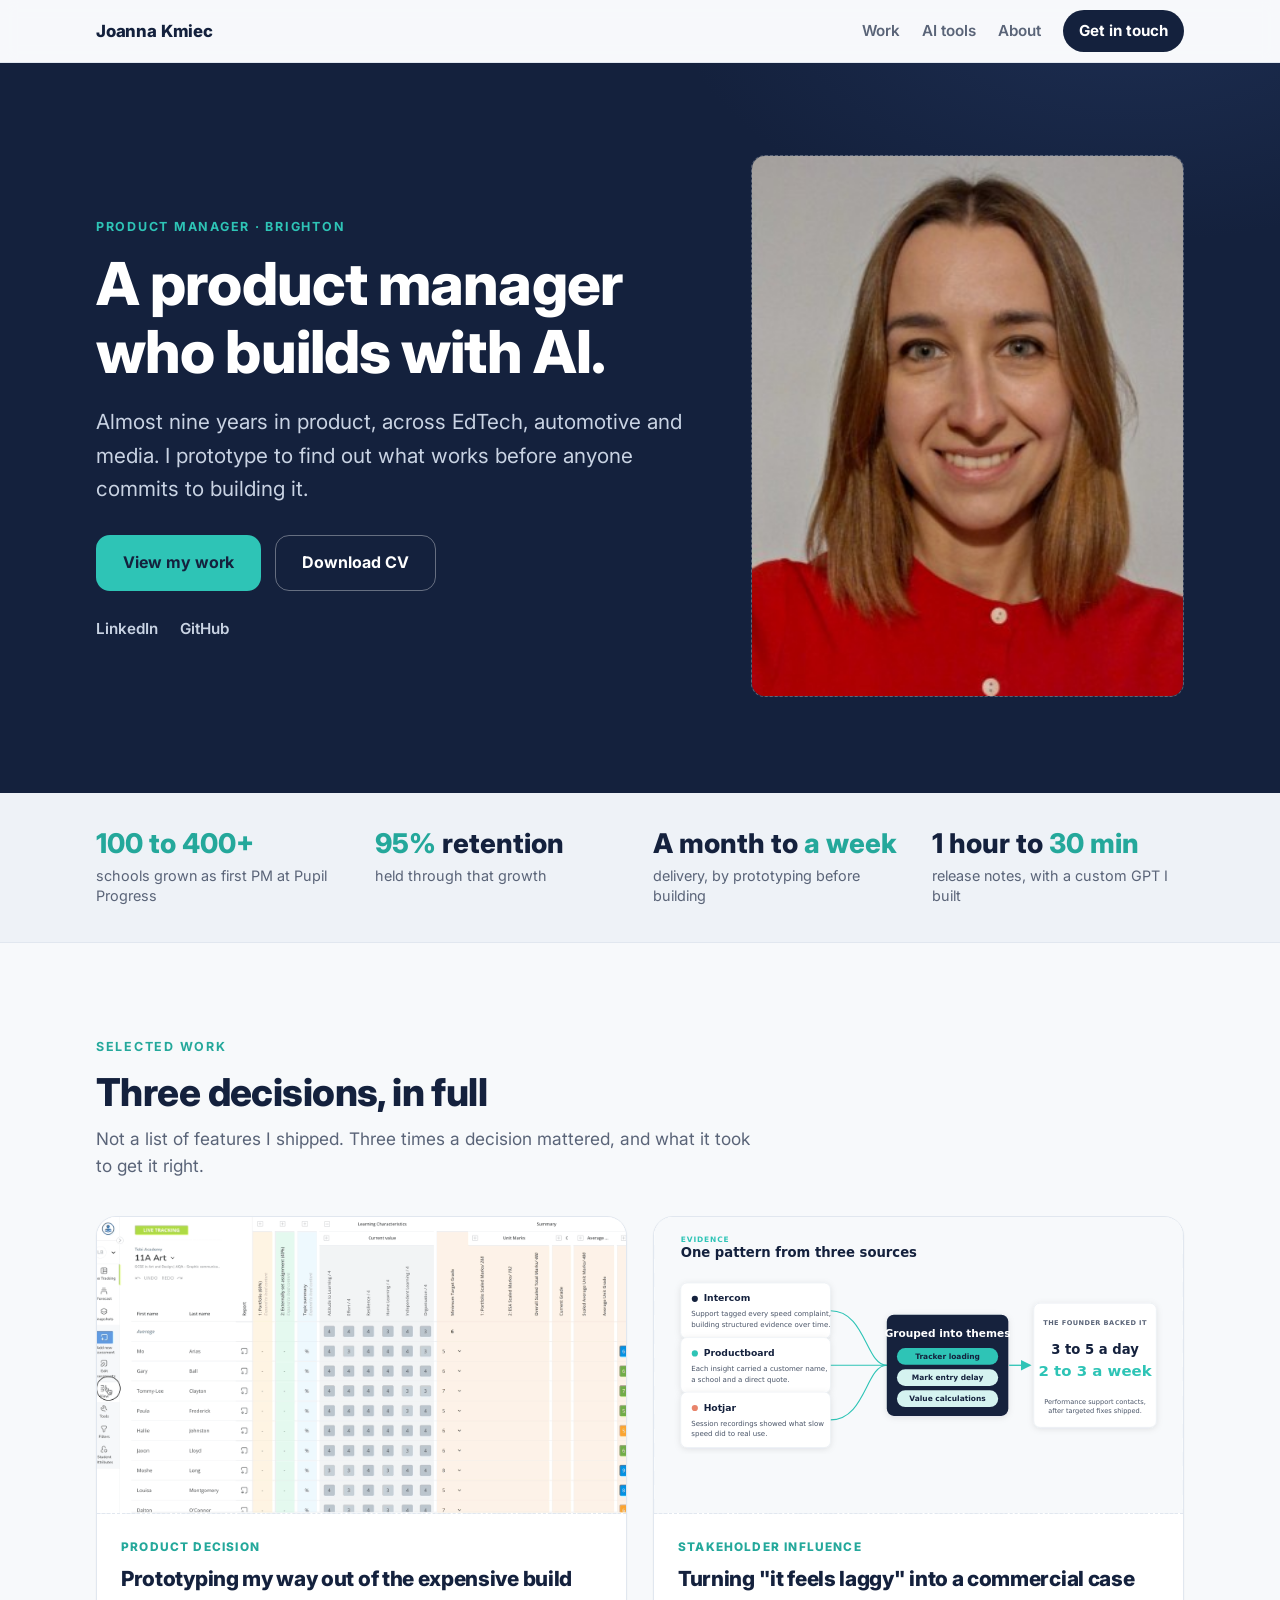
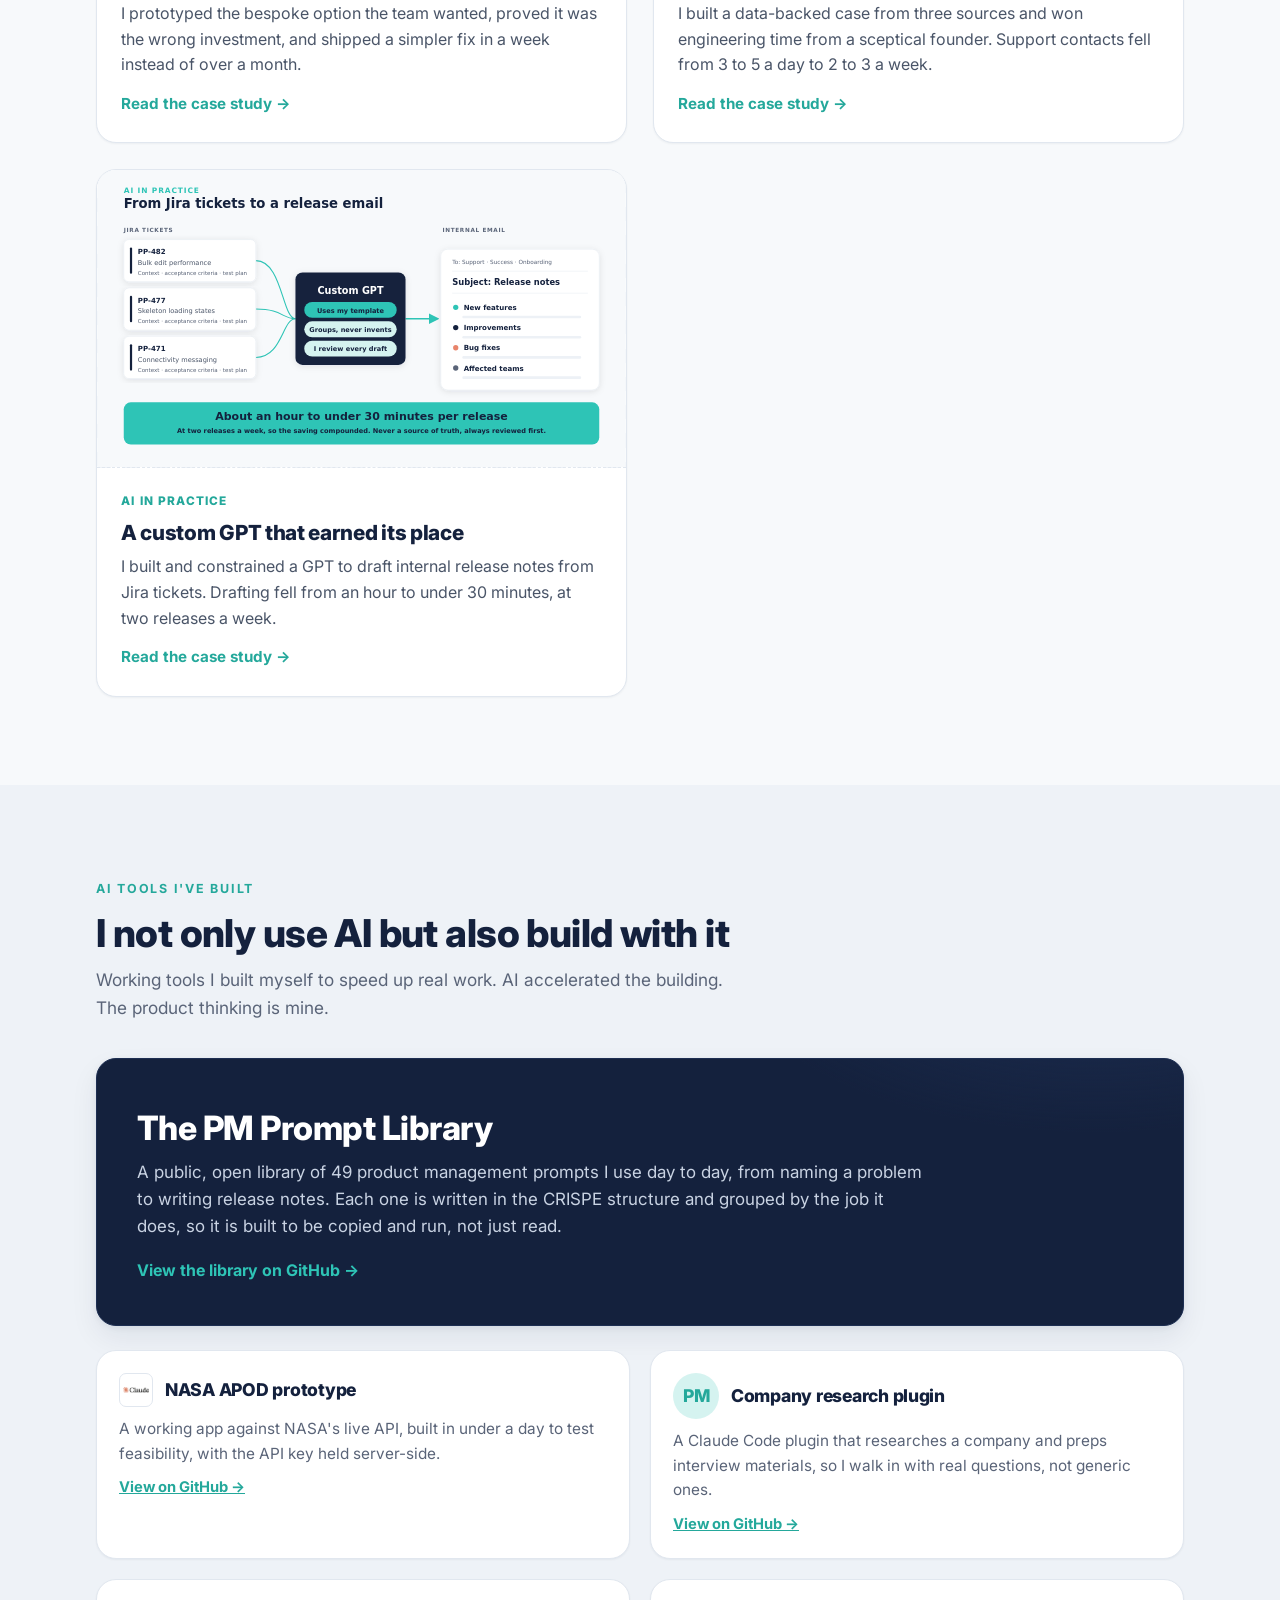
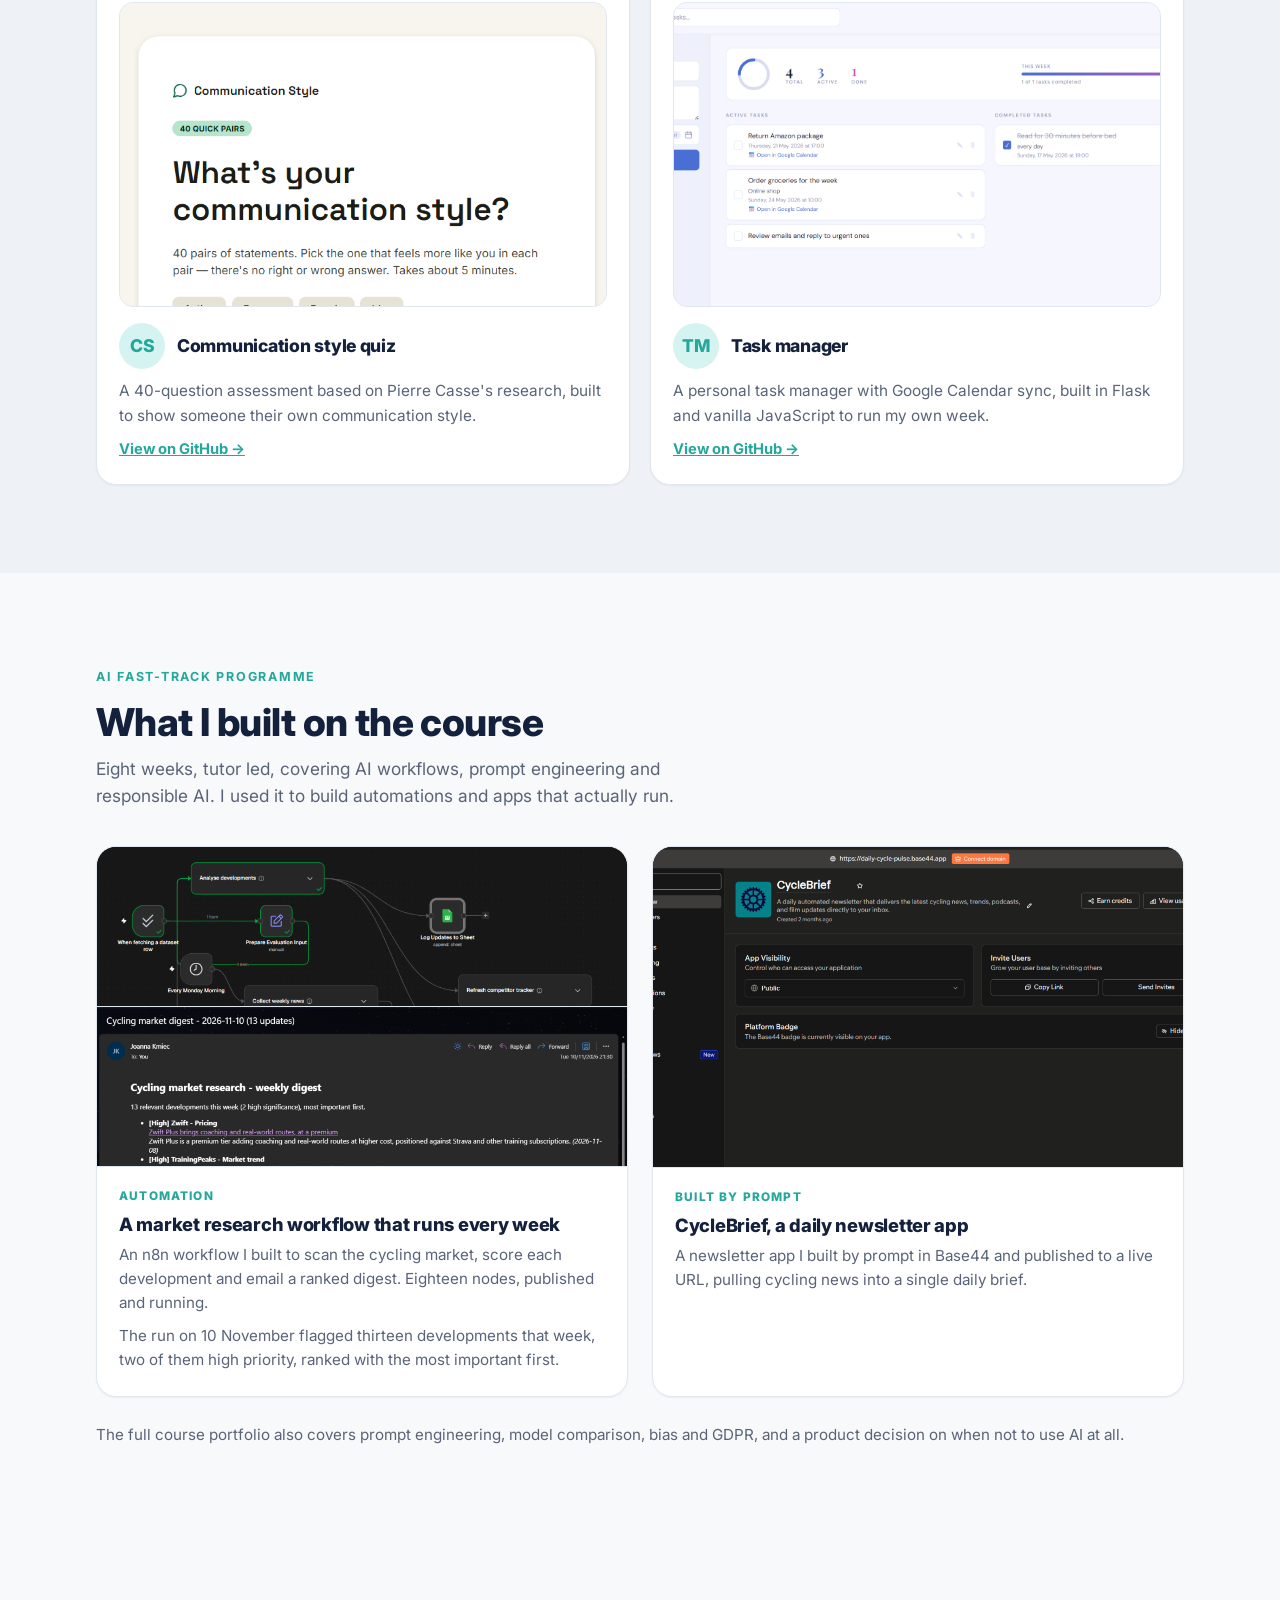
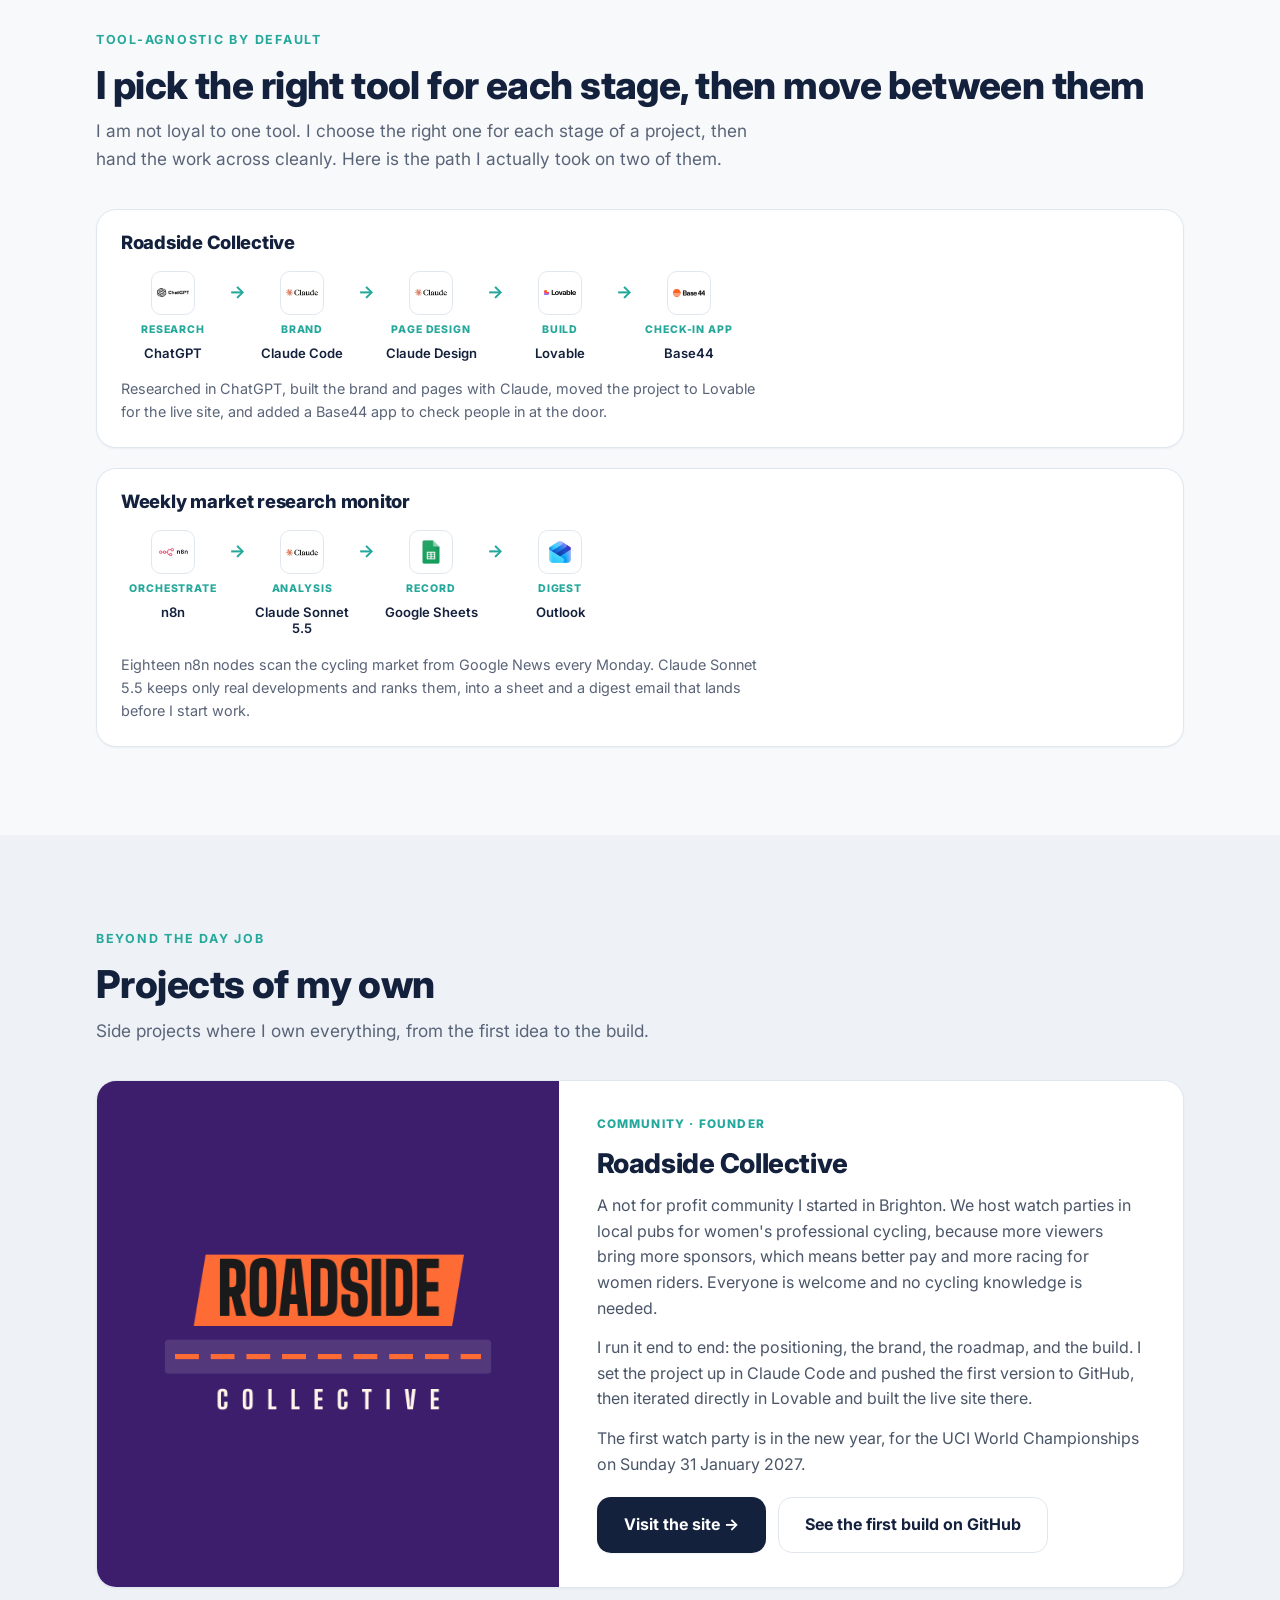
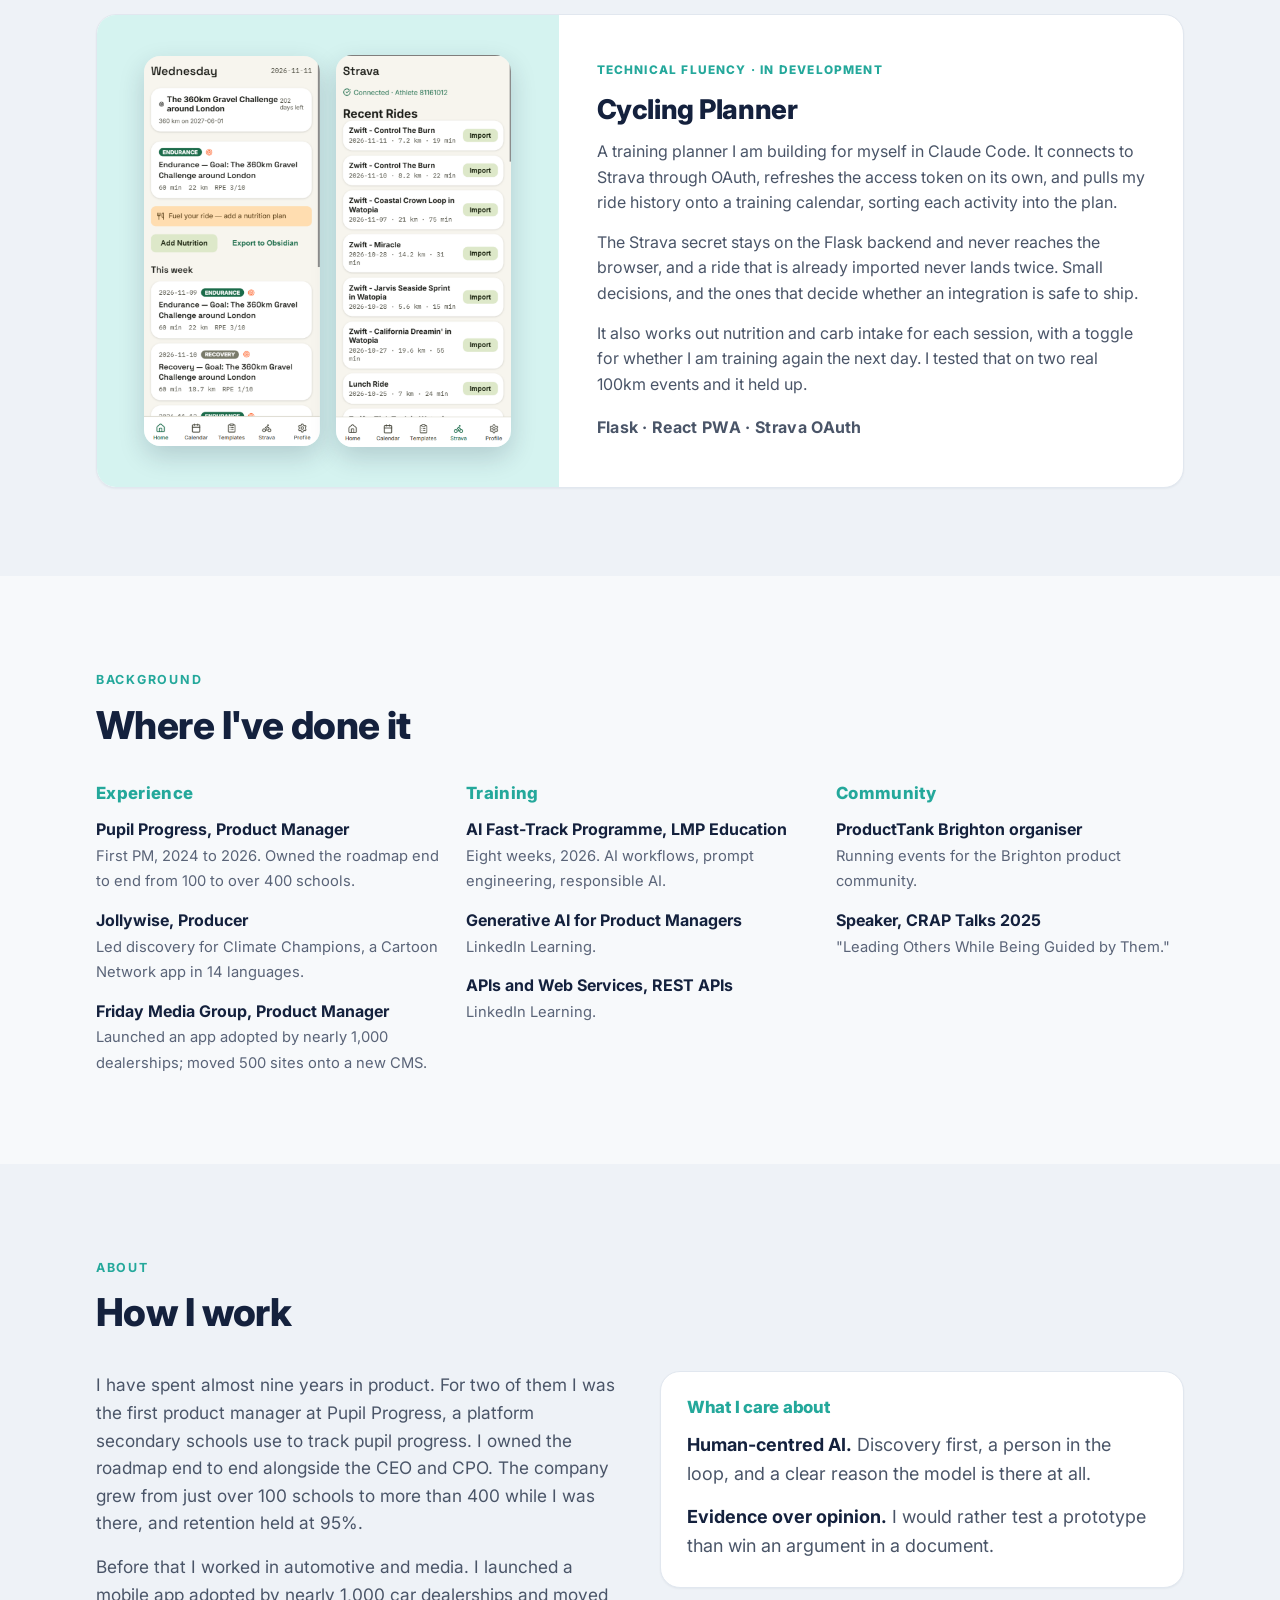
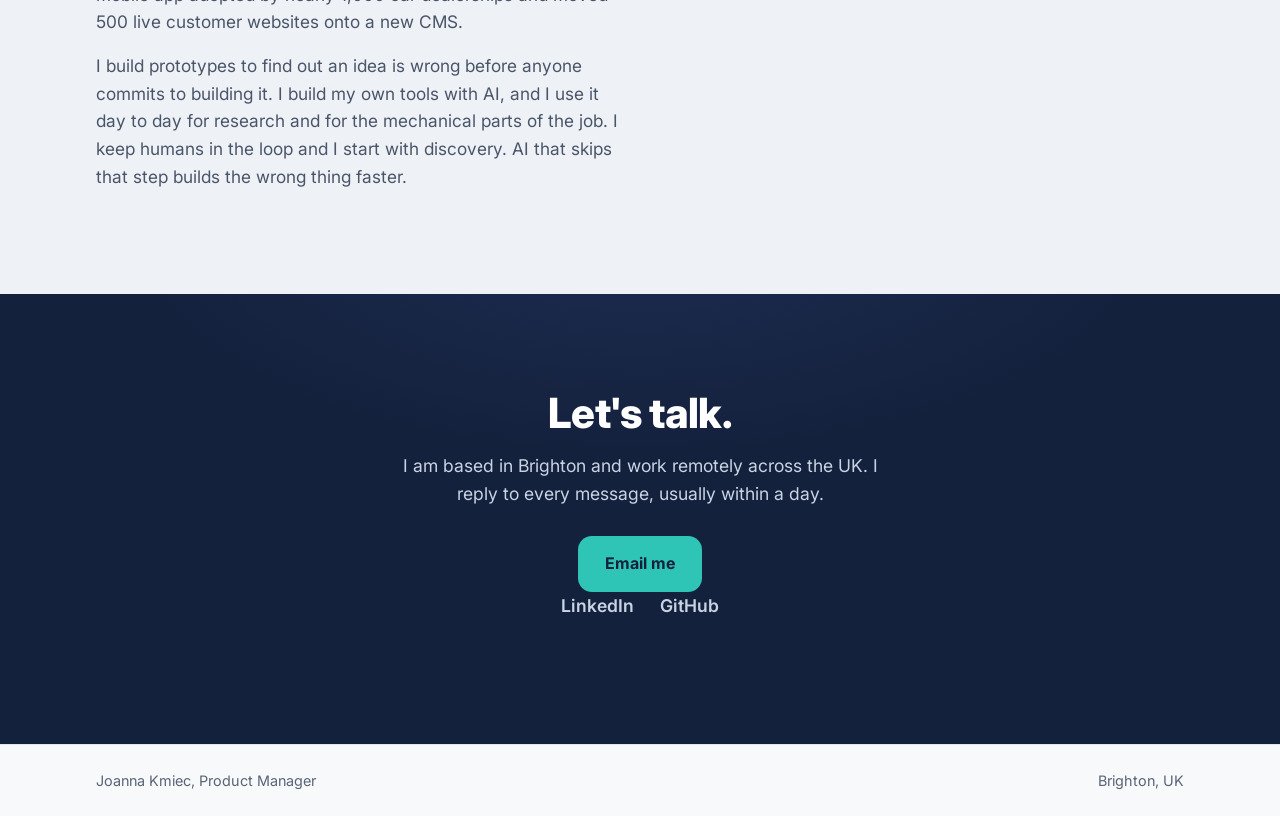
<file: index.html>
<!doctype html>
<html lang="en-GB">
<head>
<meta charset="utf-8">
<meta name="viewport" content="width=device-width, initial-scale=1">
<title>Joanna Kmiec, Product Manager</title>
<meta name="description" content="Product manager with almost nine years across EdTech, automotive and media. I prototype with AI to find out what works before anyone builds it.">
<link rel="preconnect" href="https://fonts.googleapis.com">
<link rel="preconnect" href="https://fonts.gstatic.com" crossorigin>
<link href="https://fonts.googleapis.com/css2?family=Inter:wght@400;500;600;700;800&display=swap" rel="stylesheet">
<link rel="stylesheet" href="shared/tokens.css">
<link rel="stylesheet" href="shared/base.css">
<link rel="stylesheet" href="portfolio.css">
</head>
<body>

<a class="skip" href="#work">Skip to content</a>

<header class="p-header">
  <div class="wrap p-bar">
    <a class="p-mark" href="index.html">Joanna Kmiec</a>
    <nav class="p-nav" aria-label="Primary">
      <a href="#work">Work</a>
      <a href="#tools">AI tools</a>
      <a href="#about">About</a>
      <a href="#contact" class="nav-cta">Get in touch</a>
    </nav>
  </div>
</header>

<main>

  <!-- Hero -->
  <section class="hero-navy">
    <div class="wrap hero-grid">
      <div>
        <span class="kicker">Product Manager · Brighton</span>
        <h1>A product manager who builds with AI.</h1>
        <p class="lede">Almost nine years in product, across EdTech, automotive and media. I prototype to find out what works before anyone commits to building it.</p>
        <div class="hero-cta">
          <a class="btn teal" href="#work">View my work</a>
          <a class="btn ghost" href="assets/joanna-kmiec-cv.pdf" style="color:#fff;border-color:rgba(255,255,255,0.35)">Download CV</a>
        </div>
        <div class="hero-links">
          <a href="https://www.linkedin.com/in/joanna-kmiec-b08024a8">LinkedIn</a>
          <a href="https://github.com/JoannaKmiec11">GitHub</a>
        </div>
      </div>
      <div class="hero-photo">
        <div class="ph" data-ratio="4x5"><img src="assets/photo.jpg" alt="Joanna Kmiec"></div>
      </div>
    </div>
  </section>

  <!-- Proof strip -->
  <section class="proof" aria-label="Track record">
    <div class="wrap">
      <div><span class="num"><b>100 to 400+</b></span><span class="label">schools grown as first PM at Pupil Progress</span></div>
      <div><span class="num"><b>95%</b> retention</span><span class="label">held through that growth</span></div>
      <div><span class="num">A month to <b>a week</b></span><span class="label">delivery, by prototyping before building</span></div>
      <div><span class="num">1 hour to <b>30 min</b></span><span class="label">release notes, with a custom GPT I built</span></div>
    </div>
  </section>

  <!-- Selected work -->
  <section id="work" class="section">
    <div class="wrap">
      <div class="section-head">
        <span class="kicker">Selected work</span>
        <h2>Three decisions, in full</h2>
        <p>Not a list of features I shipped. Three times a decision mattered, and what it took to get it right.</p>
      </div>
      <div class="work-grid">

        <a class="work-card" href="case-studies/learning-characteristics.html">
          <div class="ph" data-ratio="16x9"><img src="assets/learning-characteristics.gif" alt="Pupil Progress Live Tracking view with Learning Characteristics columns"></div>
          <div class="work-body">
            <span class="work-tag">Product decision</span>
            <h3>Prototyping my way out of the expensive build</h3>
            <p class="work-outcome">I prototyped the bespoke option the team wanted, proved it was the wrong investment, and shipped a simpler fix in a week instead of over a month.</p>
            <span class="work-more">Read the case study &rarr;</span>
          </div>
        </a>

        <a class="work-card" href="case-studies/platform-performance.html">
          <div class="ph" data-ratio="16x9"><img src="assets/platform-performance-evidence.svg" alt="Intercom, Productboard and Hotjar evidence grouped into themes, with support contacts falling from 3 to 5 a day to 2 to 3 a week"></div>
          <div class="work-body">
            <span class="work-tag">Stakeholder influence</span>
            <h3>Turning "it feels laggy" into a commercial case</h3>
            <p class="work-outcome">I built a data-backed case from three sources and won engineering time from a sceptical founder. Support contacts fell from 3 to 5 a day to 2 to 3 a week.</p>
            <span class="work-more">Read the case study &rarr;</span>
          </div>
        </a>

        <a class="work-card" href="case-studies/ai-release-notes.html">
          <div class="ph" data-ratio="16x9"><img src="assets/ai-release-notes-flow.svg" alt="Jira tickets into a constrained custom GPT, out as a grouped internal release notes email"></div>
          <div class="work-body">
            <span class="work-tag">AI in practice</span>
            <h3>A custom GPT that earned its place</h3>
            <p class="work-outcome">I built and constrained a GPT to draft internal release notes from Jira tickets. Drafting fell from an hour to under 30 minutes, at two releases a week.</p>
            <span class="work-more">Read the case study &rarr;</span>
          </div>
        </a>

      </div>
    </div>
  </section>

  <!-- AI tools -->
  <section id="tools" class="section alt">
    <div class="wrap">
      <div class="section-head">
        <span class="kicker">AI tools I've built</span>
        <h2>I not only use AI but also build with it</h2>
        <p>Working tools I built myself to speed up real work. AI accelerated the building. The product thinking is mine.</p>
      </div>
      <a class="tool-feature" href="https://github.com/JoannaKmiec11/pm-prompt-library">
        <h3>The PM Prompt Library</h3>
        <p>A public, open library of 49 product management prompts I use day to day, from naming a problem to writing release notes. Each one is written in the CRISPE structure and grouped by the job it does, so it is built to be copied and run, not just read.</p>
        <span class="tool-feature-cta">View the library on GitHub &rarr;</span>
      </a>

      <div class="tools-grid">

        <article class="card tool">
          <div class="tool-head">
            <img class="tool-logo" src="shared/assets/logos/logo-claude.png" alt="Claude">
            <h3>NASA APOD prototype</h3>
          </div>
          <p>A working app against NASA's live API, built in under a day to test feasibility, with the API key held server-side.</p>
          <a href="https://github.com/JoannaKmiec11/NASA">View on GitHub &rarr;</a>
        </article>

        <article class="card tool">
          <div class="tool-head">
            <span class="circle" aria-hidden="true">PM</span>
            <h3>Company research plugin</h3>
          </div>
          <p>A Claude Code plugin that researches a company and preps interview materials, so I walk in with real questions, not generic ones.</p>
          <a href="https://github.com/JoannaKmiec11/pm-company-research">View on GitHub &rarr;</a>
        </article>

        <article class="card tool">
          <img class="tool-shot" src="assets/communication-style-quiz.png" alt="The Communication Style quiz landing page, titled What's your communication style?">
          <div class="tool-head">
            <span class="circle" aria-hidden="true">CS</span>
            <h3>Communication style quiz</h3>
          </div>
          <p>A 40-question assessment based on Pierre Casse's research, built to show someone their own communication style.</p>
          <a href="https://github.com/JoannaKmiec11/stylequiz">View on GitHub &rarr;</a>
        </article>

        <article class="card tool">
          <img class="tool-shot" src="assets/task-manager.png" alt="The task manager showing the week's tasks with Google Calendar sync">
          <div class="tool-head">
            <span class="circle" aria-hidden="true">TM</span>
            <h3>Task manager</h3>
          </div>
          <p>A personal task manager with Google Calendar sync, built in Flask and vanilla JavaScript to run my own week.</p>
          <a href="https://github.com/JoannaKmiec11/my-todo-app">View on GitHub &rarr;</a>
        </article>

      </div>
    </div>
  </section>

  <!-- AI Fast-Track Programme -->
  <section id="ai-course" class="section">
    <div class="wrap">
      <div class="section-head">
        <span class="kicker">AI Fast-Track Programme</span>
        <h2>What I built on the course</h2>
        <p>Eight weeks, tutor led, covering AI workflows, prompt engineering and responsible AI. I used it to build automations and apps that actually run.</p>
      </div>
      <div class="ai-grid two">

        <article class="ai-card">
          <div class="ai-shots">
            <div class="ph" data-ratio="16x10"><img src="assets/ai-n8n-canvas.png" alt="An n8n workflow canvas with eighteen connected nodes"></div>
            <div class="ph" data-ratio="16x10"><img src="assets/ai-n8n-digest.png" alt="The ranked market research digest email the workflow sends"></div>
          </div>
          <div class="ai-body">
            <span class="work-tag">Automation</span>
            <h3>A market research workflow that runs every week</h3>
            <p>An n8n workflow I built to scan the cycling market, score each development and email a ranked digest. Eighteen nodes, published and running.</p>
            <p>The run on 10 November flagged thirteen developments that week, two of them high priority, ranked with the most important first.</p>
          </div>
        </article>

        <article class="ai-card">
          <div class="ph" data-ratio="16x10"><img src="assets/ai-cyclebrief.png" alt="CycleBrief, a newsletter app published on Base44"></div>
          <div class="ai-body">
            <span class="work-tag">Built by prompt</span>
            <h3>CycleBrief, a daily newsletter app</h3>
            <p>A newsletter app I built by prompt in Base44 and published to a live URL, pulling cycling news into a single daily brief.</p>
          </div>
        </article>

      </div>
      <p class="ai-note">The full course portfolio also covers prompt engineering, model comparison, bias and GDPR, and a product decision on when not to use AI at all.</p>
    </div>
  </section>

  <!-- How I work across tools (tool-agnostic journeys) -->
  <section id="how-i-work" class="section">
    <div class="wrap">
      <div class="section-head">
        <span class="kicker">Tool-agnostic by default</span>
        <h2>I pick the right tool for each stage, then move between them</h2>
        <p>I am not loyal to one tool. I choose the right one for each stage of a project, then hand the work across cleanly. Here is the path I actually took on two of them.</p>
      </div>

      <!--
        TO ADD A JOURNEY: copy one <article class="journey"> block below.
        Each stage is a <li class="journey-step"> (logo + stage label + tool name),
        with a <li class="journey-arrow">&rarr;</li> between stages.
        Logo tools: <span class="journey-logo"><img src="shared/assets/logos/logo-NAME.png" alt="Tool"></span>
        Tools with no logo yet: <span class="journey-logo is-text">Name</span>
      -->
      <div class="journeys">

        <article class="journey">
          <h3 class="journey-title">Roadside Collective</h3>
          <ol class="journey-flow">
            <li class="journey-step">
              <span class="journey-logo"><img src="shared/assets/logos/logo-chatgpt.png" alt="ChatGPT"></span>
              <span class="journey-stage">Research</span>
              <span class="journey-tool">ChatGPT</span>
            </li>
            <li class="journey-arrow" aria-hidden="true">&rarr;</li>
            <li class="journey-step">
              <span class="journey-logo"><img src="shared/assets/logos/logo-claude.png" alt="Claude"></span>
              <span class="journey-stage">Brand</span>
              <span class="journey-tool">Claude Code</span>
            </li>
            <li class="journey-arrow" aria-hidden="true">&rarr;</li>
            <li class="journey-step">
              <span class="journey-logo"><img src="shared/assets/logos/logo-claude.png" alt="Claude"></span>
              <span class="journey-stage">Page design</span>
              <span class="journey-tool">Claude Design</span>
            </li>
            <li class="journey-arrow" aria-hidden="true">&rarr;</li>
            <li class="journey-step">
              <span class="journey-logo"><img src="shared/assets/logos/logo-lovable.png" alt="Lovable"></span>
              <span class="journey-stage">Build</span>
              <span class="journey-tool">Lovable</span>
            </li>
            <li class="journey-arrow" aria-hidden="true">&rarr;</li>
            <li class="journey-step">
              <span class="journey-logo"><img src="shared/assets/logos/logo-base44.png" alt="Base44"></span>
              <span class="journey-stage">Check-in app</span>
              <span class="journey-tool">Base44</span>
            </li>
          </ol>
          <p class="journey-note">Researched in ChatGPT, built the brand and pages with Claude, moved the project to Lovable for the live site, and added a Base44 app to check people in at the door.</p>
        </article>

        <article class="journey">
          <h3 class="journey-title">Weekly market research monitor</h3>
          <ol class="journey-flow">
            <li class="journey-step">
              <span class="journey-logo"><img src="shared/assets/logos/logo-n8n.png" alt="n8n"></span>
              <span class="journey-stage">Orchestrate</span>
              <span class="journey-tool">n8n</span>
            </li>
            <li class="journey-arrow" aria-hidden="true">&rarr;</li>
            <li class="journey-step">
              <span class="journey-logo"><img src="shared/assets/logos/logo-claude.png" alt="Claude"></span>
              <span class="journey-stage">Analysis</span>
              <span class="journey-tool">Claude Sonnet 5.5</span>
            </li>
            <li class="journey-arrow" aria-hidden="true">&rarr;</li>
            <li class="journey-step">
              <span class="journey-logo"><img src="shared/assets/logos/logo-sheets.png" alt="Google Sheets"></span>
              <span class="journey-stage">Record</span>
              <span class="journey-tool">Google Sheets</span>
            </li>
            <li class="journey-arrow" aria-hidden="true">&rarr;</li>
            <li class="journey-step">
              <span class="journey-logo"><img src="shared/assets/logos/logo-outlook.png" alt="Outlook"></span>
              <span class="journey-stage">Digest</span>
              <span class="journey-tool">Outlook</span>
            </li>
          </ol>
          <p class="journey-note">Eighteen n8n nodes scan the cycling market from Google News every Monday. Claude Sonnet 5.5 keeps only real developments and ranks them, into a sheet and a digest email that lands before I start work.</p>
        </article>

      </div>
    </div>
  </section>

  <!-- Beyond the day job -->
  <section id="beyond" class="section alt">
    <div class="wrap">
      <div class="section-head">
        <span class="kicker">Beyond the day job</span>
        <h2>Projects of my own</h2>
        <p>Side projects where I own everything, from the first idea to the build.</p>
      </div>
      <article class="passion-card">
        <div class="passion-media">
          <img src="assets/roadside-collective-logo.png" alt="Roadside Collective logo">
        </div>
        <div class="passion-body">
          <span class="work-tag">Community · Founder</span>
          <h3>Roadside Collective</h3>
          <p>A not for profit community I started in Brighton. We host watch parties in local pubs for women's professional cycling, because more viewers bring more sponsors, which means better pay and more racing for women riders. Everyone is welcome and no cycling knowledge is needed.</p>
          <p>I run it end to end: the positioning, the brand, the roadmap, and the build. I set the project up in Claude Code and pushed the first version to GitHub, then iterated directly in Lovable and built the live site there.</p>
          <p>The first watch party is in the new year, for the UCI World Championships on Sunday 31 January 2027.</p>
          <div class="passion-links">
            <a class="btn primary" href="https://roadsidecollective.lovable.app/" target="_blank" rel="noopener">Visit the site &rarr;</a>
            <a class="btn ghost" href="https://github.com/JoannaKmiec11/roadside-collective">See the first build on GitHub</a>
          </div>
        </div>
      </article>

      <article class="passion-card">
        <div class="passion-media phones">
          <img src="assets/planner-home.png" alt="Cycling Planner home screen with the training plan for the week">
          <img src="assets/planner-strava.png" alt="Cycling Planner Strava screen listing recent rides ready to import">
        </div>
        <div class="passion-body">
          <span class="work-tag">Technical fluency · In development</span>
          <h3>Cycling Planner</h3>
          <p>A training planner I am building for myself in Claude Code. It connects to Strava through OAuth, refreshes the access token on its own, and pulls my ride history onto a training calendar, sorting each activity into the plan.</p>
          <p>The Strava secret stays on the Flask backend and never reaches the browser, and a ride that is already imported never lands twice. Small decisions, and the ones that decide whether an integration is safe to ship.</p>
          <p>It also works out nutrition and carb intake for each session, with a toggle for whether I am training again the next day. I tested that on two real 100km events and it held up.</p>
          <p class="passion-stack">Flask · React PWA · Strava OAuth</p>
        </div>
      </article>
    </div>
  </section>

  <!-- Background -->
  <section class="section">
    <div class="wrap">
      <div class="section-head">
        <span class="kicker">Background</span>
        <h2>Where I've done it</h2>
      </div>
      <div class="cred-grid">
        <div class="cred-col">
          <h3>Experience</h3>
          <ul>
            <li><strong>Pupil Progress, Product Manager</strong><span>First PM, 2024 to 2026. Owned the roadmap end to end from 100 to over 400 schools.</span></li>
            <li><strong>Jollywise, Producer</strong><span>Led discovery for Climate Champions, a Cartoon Network app in 14 languages.</span></li>
            <li><strong>Friday Media Group, Product Manager</strong><span>Launched an app adopted by nearly 1,000 dealerships; moved 500 sites onto a new CMS.</span></li>
          </ul>
        </div>
        <div class="cred-col">
          <h3>Training</h3>
          <ul>
            <li><strong>AI Fast-Track Programme, LMP Education</strong><span>Eight weeks, 2026. AI workflows, prompt engineering, responsible AI.</span></li>
            <li><strong>Generative AI for Product Managers</strong><span>LinkedIn Learning.</span></li>
            <li><strong>APIs and Web Services, REST APIs</strong><span>LinkedIn Learning.</span></li>
          </ul>
        </div>
        <div class="cred-col">
          <h3>Community</h3>
          <ul>
            <li><strong>ProductTank Brighton organiser</strong><span>Running events for the Brighton product community.</span></li>
            <li><strong>Speaker, CRAP Talks 2025</strong><span>"Leading Others While Being Guided by Them."</span></li>
          </ul>
        </div>
      </div>
    </div>
  </section>

  <!-- About -->
  <section id="about" class="section alt">
    <div class="wrap">
      <div class="section-head">
        <span class="kicker">About</span>
        <h2>How I work</h2>
      </div>
      <div class="about-grid">
        <div class="about">
          <p>I have spent almost nine years in product. For two of them I was the first product manager at Pupil Progress, a platform secondary schools use to track pupil progress. I owned the roadmap end to end alongside the CEO and CPO. The company grew from just over 100 schools to more than 400 while I was there, and retention held at 95%.</p>
          <p>Before that I worked in automotive and media. I launched a mobile app adopted by nearly 1,000 car dealerships and moved 500 live customer websites onto a new CMS.</p>
          <p>I build prototypes to find out an idea is wrong before anyone commits to building it. I build my own tools with AI, and I use it day to day for research and for the mechanical parts of the job. I keep humans in the loop and I start with discovery. AI that skips that step builds the wrong thing faster.</p>
        </div>
        <div class="card" style="padding:26px">
          <h3 style="color:var(--teal-600);font-size:1.05rem;margin-bottom:14px">What I care about</h3>
          <ul style="list-style:none;margin:0;padding:0;display:grid;gap:14px">
            <li><strong style="color:var(--ink-strong)">Human-centred AI.</strong> Discovery first, a person in the loop, and a clear reason the model is there at all.</li>
            <li><strong style="color:var(--ink-strong)">Evidence over opinion.</strong> I would rather test a prototype than win an argument in a document.</li>
          </ul>
        </div>
      </div>
    </div>
  </section>

  <!-- Contact -->
  <section id="contact" class="contact-band">
    <div class="wrap narrow">
      <h2>Let's talk.</h2>
      <p>I am based in Brighton and work remotely across the UK. I reply to every message, usually within a day.</p>
      <a class="btn teal" id="email-cta" href="#">Email me</a>
      <p class="contact-list">
        <a href="https://www.linkedin.com/in/joanna-kmiec-b08024a8">LinkedIn</a>
        <a href="https://github.com/JoannaKmiec11">GitHub</a>
      </p>
    </div>
  </section>

</main>

<footer class="p-foot">
  <div class="wrap">
    <span>Joanna Kmiec, Product Manager</span>
    <span>Brighton, UK</span>
  </div>
</footer>

<script>
  // Email assembled at runtime so the address is not a harvestable string in the source.
  (function () {
    var user = ["joanna", ".", "k11"].join("");
    var domain = ["outlook", ".", "com"].join("");
    var a = document.getElementById("email-cta");
    if (a) {
      a.setAttribute("href", "mailto:" + user + "@" + domain + "?subject=" + encodeURIComponent("Hello Joanna"));
    }
  })();
</script>

</body>
</html>
</file>
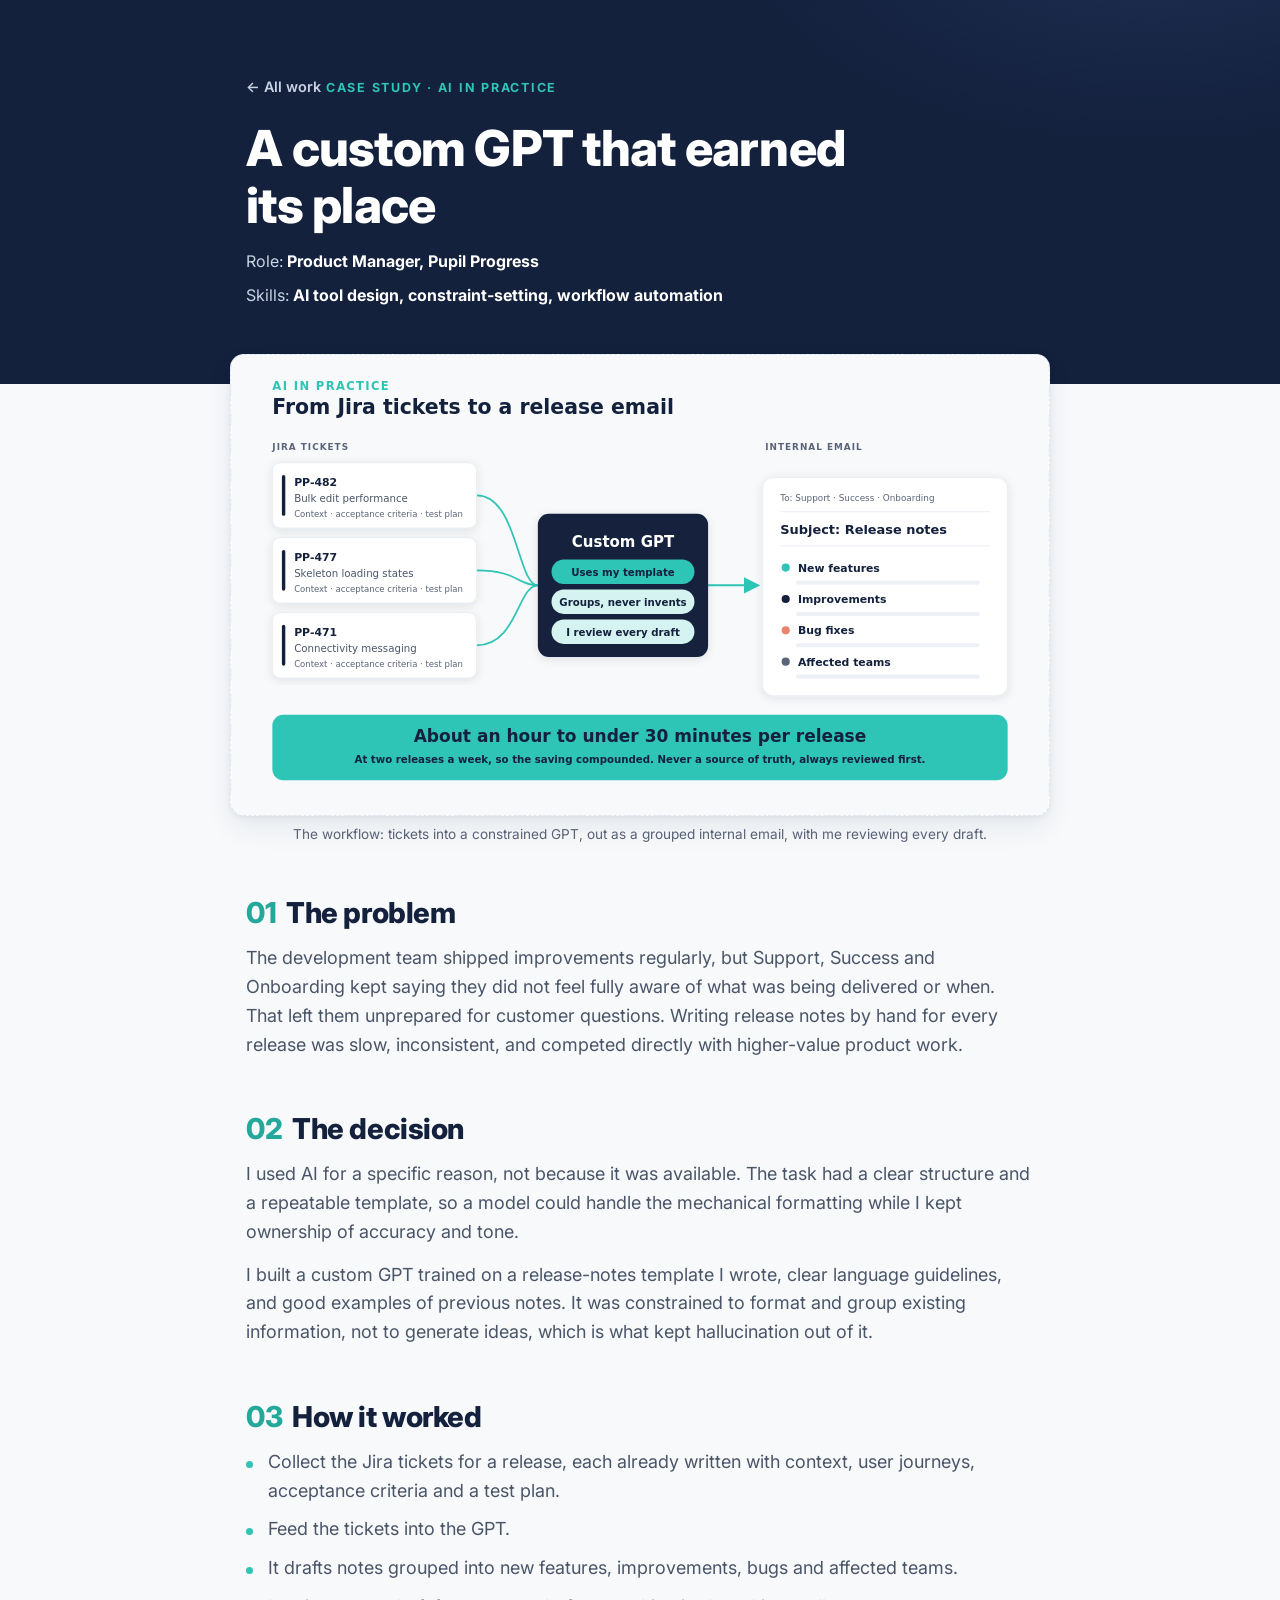
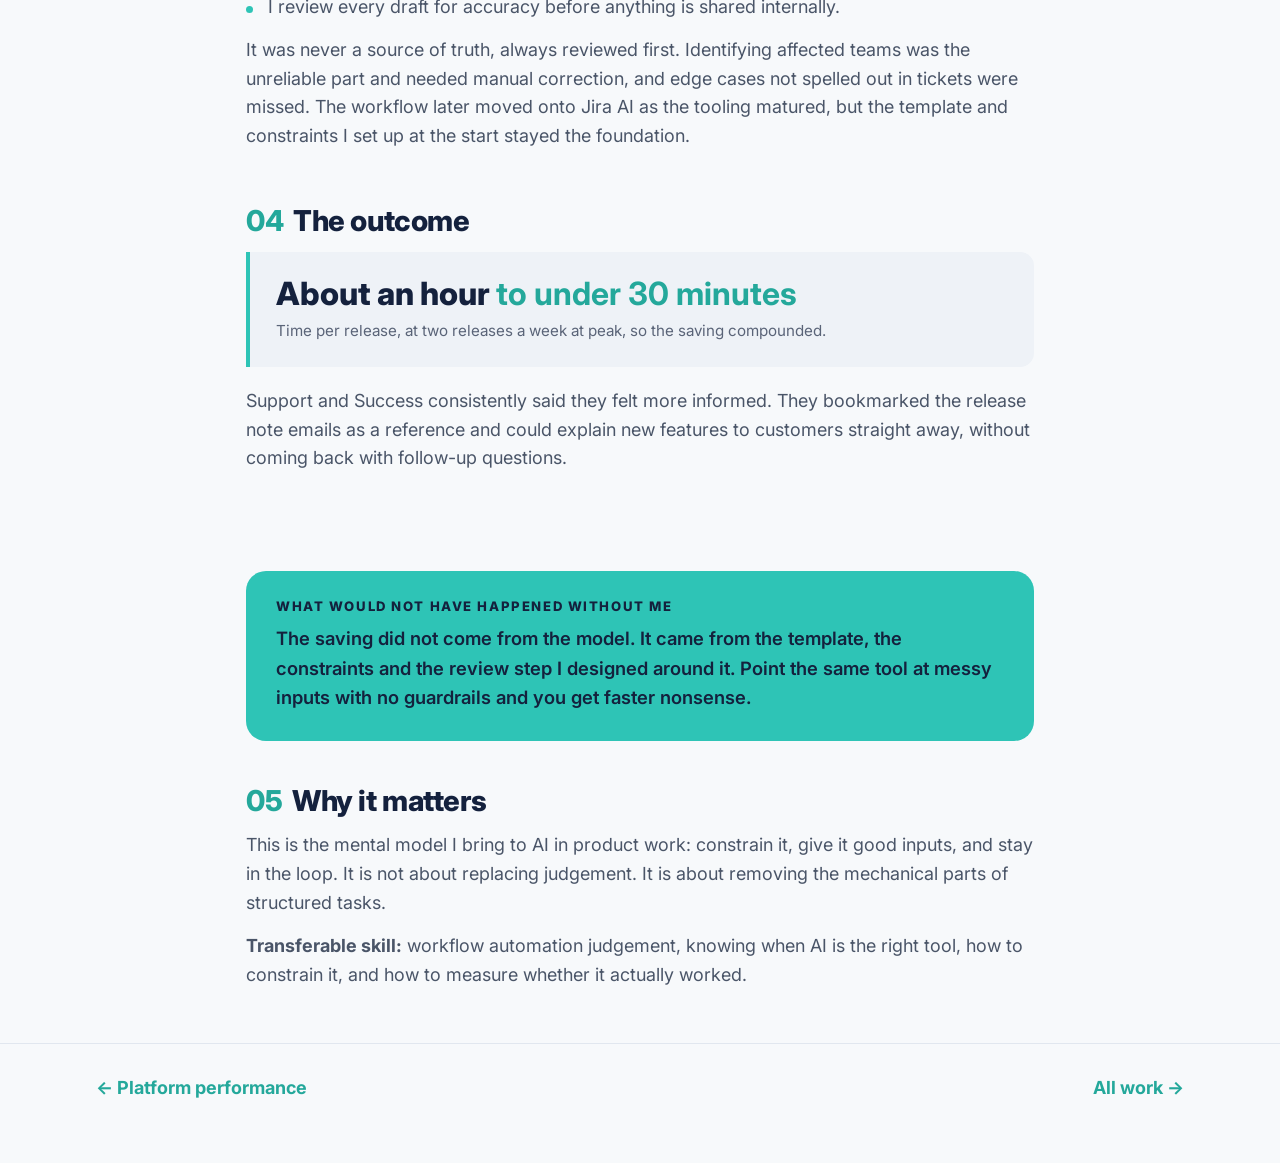
<file: case-studies/ai-release-notes.html>
<!doctype html>
<html lang="en-GB">
<head>
<meta charset="utf-8">
<meta name="viewport" content="width=device-width, initial-scale=1">
<title>AI-assisted release notes — Joanna Kmiec</title>
<meta name="description" content="How I built and constrained a custom GPT that cut internal release note drafting from an hour to under 30 minutes.">
<link rel="preconnect" href="https://fonts.googleapis.com">
<link rel="preconnect" href="https://fonts.gstatic.com" crossorigin>
<link href="https://fonts.googleapis.com/css2?family=Inter:wght@400;500;600;700;800&display=swap" rel="stylesheet">
<link rel="stylesheet" href="../shared/tokens.css">
<link rel="stylesheet" href="../shared/base.css">
<link rel="stylesheet" href="../portfolio.css">
</head>
<body>

<a class="skip" href="#start">Skip to content</a>

<header class="cs-hero">
  <div class="cs-wrap">
    <a class="cs-back" href="../index.html">&larr; All work</a>
    <span class="kicker">Case study · AI in practice</span>
    <h1>A custom GPT that earned its place</h1>
    <div class="cs-meta">
      <span>Role: <b>Product Manager, Pupil Progress</b></span>
      <span>Skills: <b>AI tool design, constraint-setting, workflow automation</b></span>
    </div>
  </div>
</header>

<main id="start">

  <figure class="cs-figure">
    <div class="ph" data-ratio="16x9"><img src="../assets/ai-release-notes-flow.svg" alt="Jira tickets flowing into a constrained custom GPT, then out as a grouped internal release notes email, cutting drafting from about an hour to under 30 minutes per release"></div>
    <figcaption>The workflow: tickets into a constrained GPT, out as a grouped internal email, with me reviewing every draft.</figcaption>
  </figure>

  <div class="cs-wrap">

    <section class="cs-section">
      <h2><span class="n">01</span>The problem</h2>
      <p>The development team shipped improvements regularly, but Support, Success and Onboarding kept saying they did not feel fully aware of what was being delivered or when. That left them unprepared for customer questions. Writing release notes by hand for every release was slow, inconsistent, and competed directly with higher-value product work.</p>
    </section>

    <section class="cs-section">
      <h2><span class="n">02</span>The decision</h2>
      <p>I used AI for a specific reason, not because it was available. The task had a clear structure and a repeatable template, so a model could handle the mechanical formatting while I kept ownership of accuracy and tone.</p>
      <p>I built a custom GPT trained on a release-notes template I wrote, clear language guidelines, and good examples of previous notes. It was constrained to format and group existing information, not to generate ideas, which is what kept hallucination out of it.</p>
    </section>

    <section class="cs-section">
      <h2><span class="n">03</span>How it worked</h2>
      <ul>
        <li>Collect the Jira tickets for a release, each already written with context, user journeys, acceptance criteria and a test plan.</li>
        <li>Feed the tickets into the GPT.</li>
        <li>It drafts notes grouped into new features, improvements, bugs and affected teams.</li>
        <li>I review every draft for accuracy before anything is shared internally.</li>
      </ul>
      <p>It was never a source of truth, always reviewed first. Identifying affected teams was the unreliable part and needed manual correction, and edge cases not spelled out in tickets were missed. The workflow later moved onto Jira AI as the tooling matured, but the template and constraints I set up at the start stayed the foundation.</p>
    </section>

    <section class="cs-section">
      <h2><span class="n">04</span>The outcome</h2>
      <div class="cs-stat">
        <span class="big">About an hour <b>to under 30 minutes</b></span>
        <span class="cap">Time per release, at two releases a week at peak, so the saving compounded.</span>
      </div>
      <p>Support and Success consistently said they felt more informed. They bookmarked the release note emails as a reference and could explain new features to customers straight away, without coming back with follow-up questions.</p>
    </section>

    <div class="takeaway">
      <h3>What would not have happened without me</h3>
      <p>The saving did not come from the model. It came from the template, the constraints and the review step I designed around it. Point the same tool at messy inputs with no guardrails and you get faster nonsense.</p>
    </div>

    <section class="cs-section">
      <h2><span class="n">05</span>Why it matters</h2>
      <p>This is the mental model I bring to AI in product work: constrain it, give it good inputs, and stay in the loop. It is not about replacing judgement. It is about removing the mechanical parts of structured tasks.</p>
      <p><strong>Transferable skill:</strong> workflow automation judgement, knowing when AI is the right tool, how to constrain it, and how to measure whether it actually worked.</p>
    </section>

  </div>

</main>

<nav class="cs-nav" aria-label="More work">
  <div class="wrap">
    <a href="platform-performance.html">&larr; Platform performance</a>
    <a href="../index.html">All work &rarr;</a>
  </div>
</nav>

</body>
</html>
</file>
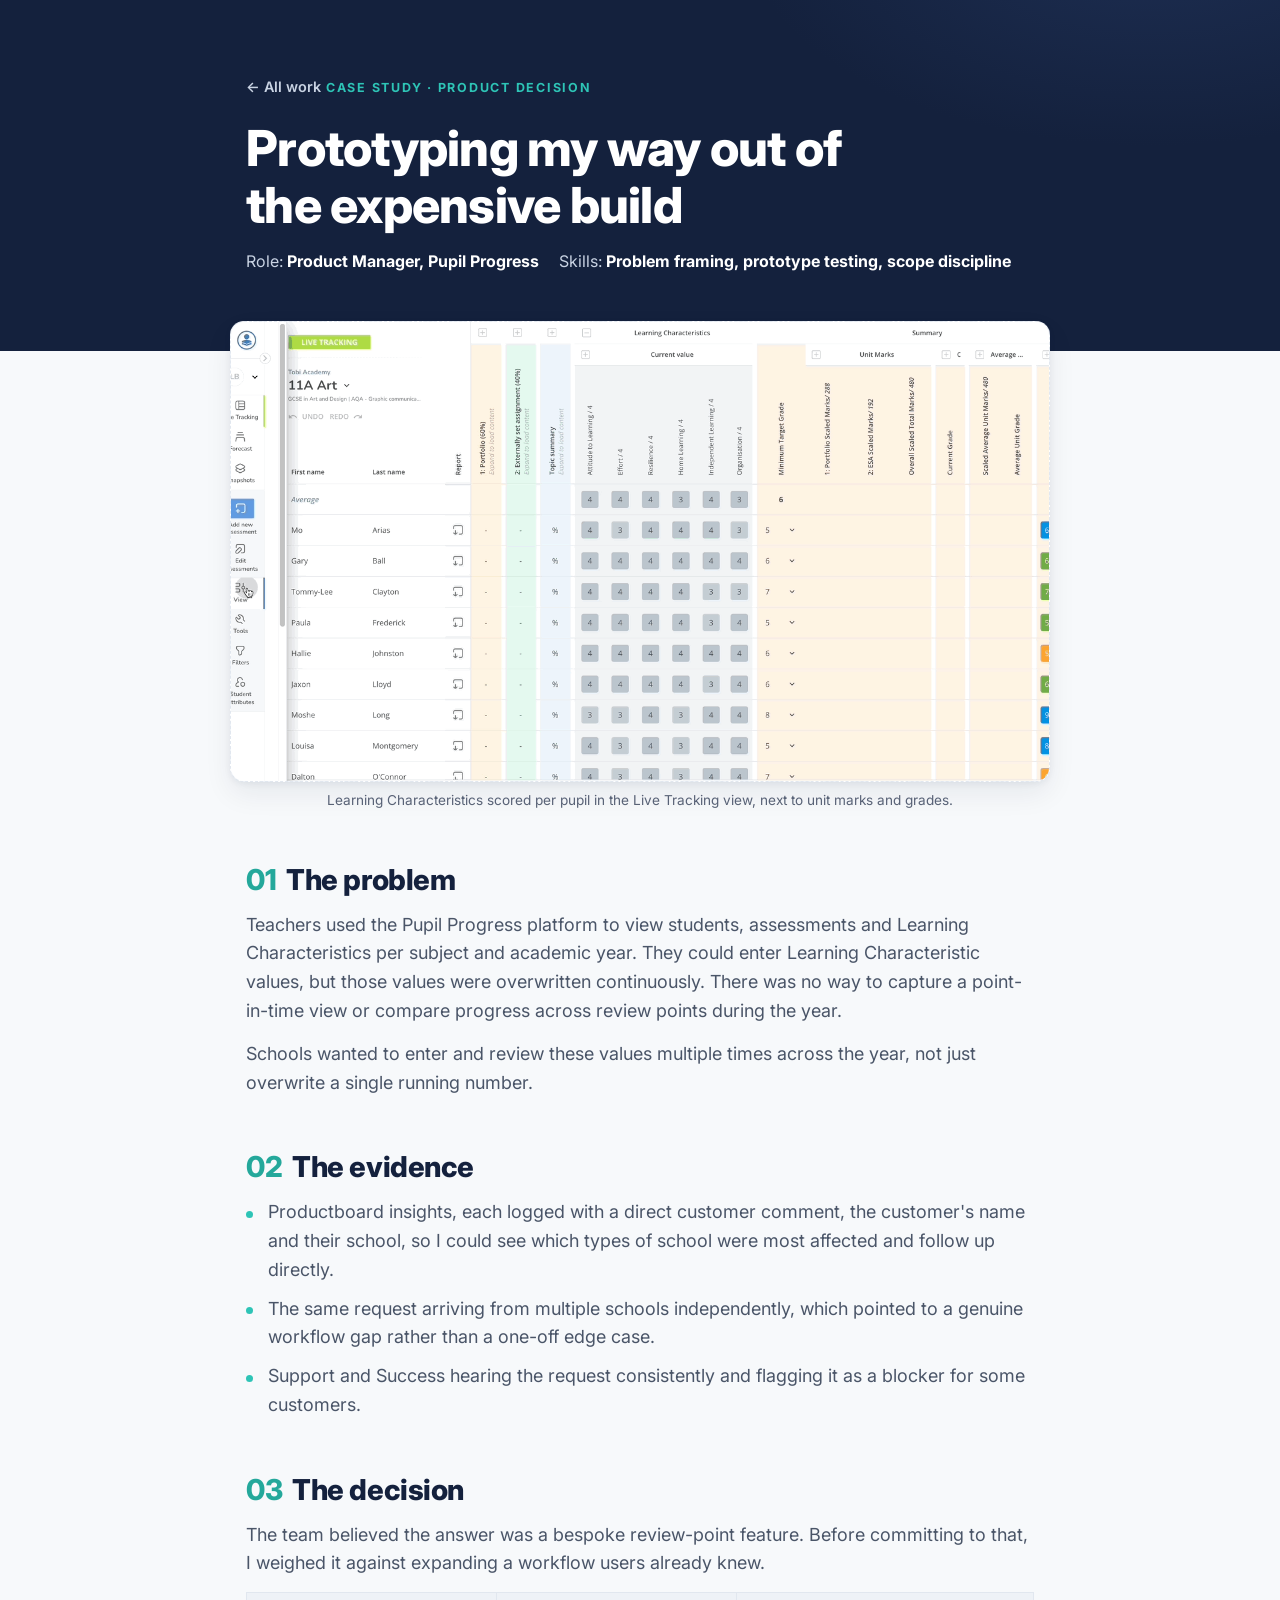
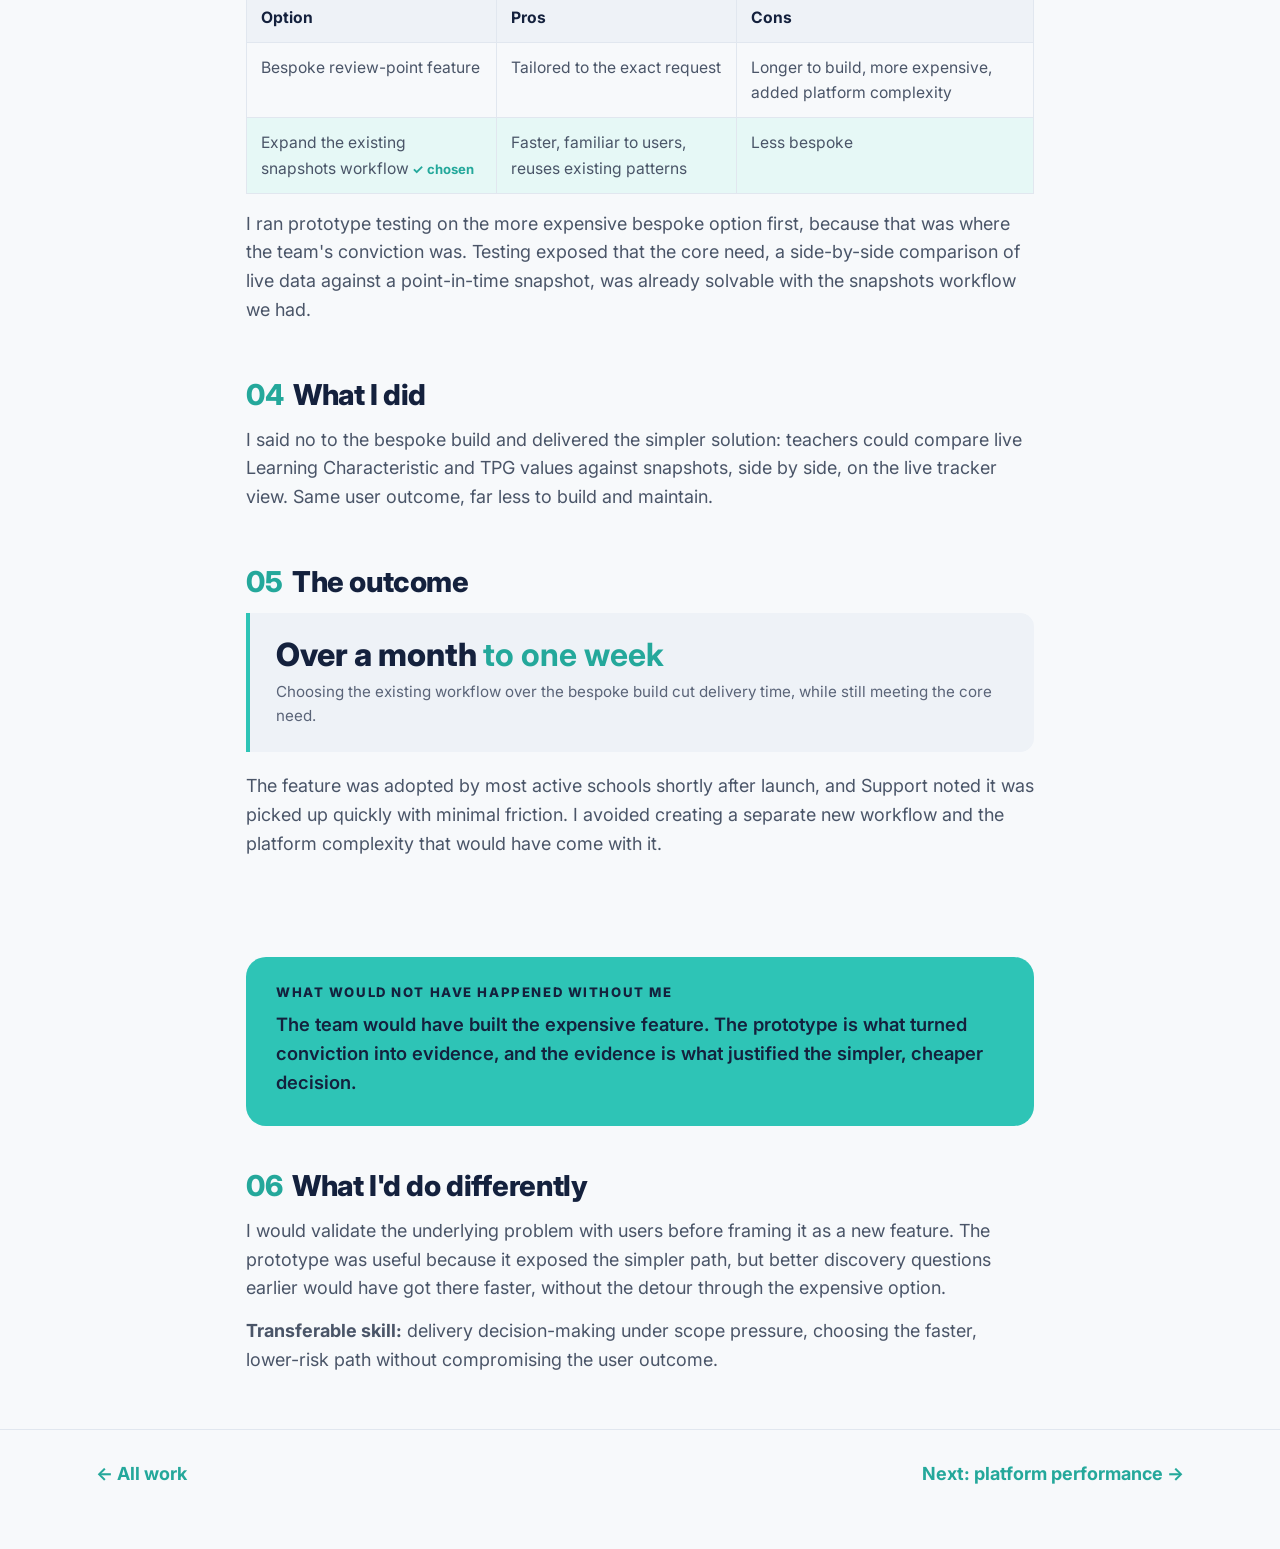
<file: case-studies/learning-characteristics.html>
<!doctype html>
<html lang="en-GB">
<head>
<meta charset="utf-8">
<meta name="viewport" content="width=device-width, initial-scale=1">
<title>Learning Characteristics — Joanna Kmiec</title>
<meta name="description" content="How I prototyped the expensive build, proved it was the wrong investment, and shipped a simpler fix in a week.">
<link rel="preconnect" href="https://fonts.googleapis.com">
<link rel="preconnect" href="https://fonts.gstatic.com" crossorigin>
<link href="https://fonts.googleapis.com/css2?family=Inter:wght@400;500;600;700;800&display=swap" rel="stylesheet">
<link rel="stylesheet" href="../shared/tokens.css">
<link rel="stylesheet" href="../shared/base.css">
<link rel="stylesheet" href="../portfolio.css">
</head>
<body>

<a class="skip" href="#start">Skip to content</a>

<header class="cs-hero">
  <div class="cs-wrap">
    <a class="cs-back" href="../index.html">&larr; All work</a>
    <span class="kicker">Case study · Product decision</span>
    <h1>Prototyping my way out of the expensive build</h1>
    <div class="cs-meta">
      <span>Role: <b>Product Manager, Pupil Progress</b></span>
      <span>Skills: <b>Problem framing, prototype testing, scope discipline</b></span>
    </div>
  </div>
</header>

<main id="start">

  <figure class="cs-figure">
    <div class="ph" data-ratio="16x9"><img src="../assets/learning-characteristics.gif" alt="Pupil Progress Live Tracking, showing Learning Characteristics scored alongside unit marks and grades"></div>
    <figcaption>Learning Characteristics scored per pupil in the Live Tracking view, next to unit marks and grades.</figcaption>
  </figure>

  <div class="cs-wrap">

    <section class="cs-section">
      <h2><span class="n">01</span>The problem</h2>
      <p>Teachers used the Pupil Progress platform to view students, assessments and Learning Characteristics per subject and academic year. They could enter Learning Characteristic values, but those values were overwritten continuously. There was no way to capture a point-in-time view or compare progress across review points during the year.</p>
      <p>Schools wanted to enter and review these values multiple times across the year, not just overwrite a single running number.</p>
    </section>

    <section class="cs-section">
      <h2><span class="n">02</span>The evidence</h2>
      <ul>
        <li>Productboard insights, each logged with a direct customer comment, the customer's name and their school, so I could see which types of school were most affected and follow up directly.</li>
        <li>The same request arriving from multiple schools independently, which pointed to a genuine workflow gap rather than a one-off edge case.</li>
        <li>Support and Success hearing the request consistently and flagging it as a blocker for some customers.</li>
      </ul>
    </section>

    <section class="cs-section">
      <h2><span class="n">03</span>The decision</h2>
      <p>The team believed the answer was a bespoke review-point feature. Before committing to that, I weighed it against expanding a workflow users already knew.</p>
      <table class="cs-table">
        <thead><tr><th>Option</th><th>Pros</th><th>Cons</th></tr></thead>
        <tbody>
          <tr>
            <td>Bespoke review-point feature</td>
            <td>Tailored to the exact request</td>
            <td>Longer to build, more expensive, added platform complexity</td>
          </tr>
          <tr class="chosen">
            <td>Expand the existing snapshots workflow</td>
            <td>Faster, familiar to users, reuses existing patterns</td>
            <td>Less bespoke</td>
          </tr>
        </tbody>
      </table>
      <p>I ran prototype testing on the more expensive bespoke option first, because that was where the team's conviction was. Testing exposed that the core need, a side-by-side comparison of live data against a point-in-time snapshot, was already solvable with the snapshots workflow we had.</p>
    </section>

    <section class="cs-section">
      <h2><span class="n">04</span>What I did</h2>
      <p>I said no to the bespoke build and delivered the simpler solution: teachers could compare live Learning Characteristic and TPG values against snapshots, side by side, on the live tracker view. Same user outcome, far less to build and maintain.</p>
    </section>

    <section class="cs-section">
      <h2><span class="n">05</span>The outcome</h2>
      <div class="cs-stat">
        <span class="big">Over a month <b>to one week</b></span>
        <span class="cap">Choosing the existing workflow over the bespoke build cut delivery time, while still meeting the core need.</span>
      </div>
      <p>The feature was adopted by most active schools shortly after launch, and Support noted it was picked up quickly with minimal friction. I avoided creating a separate new workflow and the platform complexity that would have come with it.</p>
    </section>

    <div class="takeaway">
      <h3>What would not have happened without me</h3>
      <p>The team would have built the expensive feature. The prototype is what turned conviction into evidence, and the evidence is what justified the simpler, cheaper decision.</p>
    </div>

    <section class="cs-section">
      <h2><span class="n">06</span>What I'd do differently</h2>
      <p>I would validate the underlying problem with users before framing it as a new feature. The prototype was useful because it exposed the simpler path, but better discovery questions earlier would have got there faster, without the detour through the expensive option.</p>
      <p><strong>Transferable skill:</strong> delivery decision-making under scope pressure, choosing the faster, lower-risk path without compromising the user outcome.</p>
    </section>

  </div>

</main>

<nav class="cs-nav" aria-label="More work">
  <div class="wrap">
    <a href="../index.html">&larr; All work</a>
    <a href="platform-performance.html">Next: platform performance &rarr;</a>
  </div>
</nav>

</body>
</html>
</file>
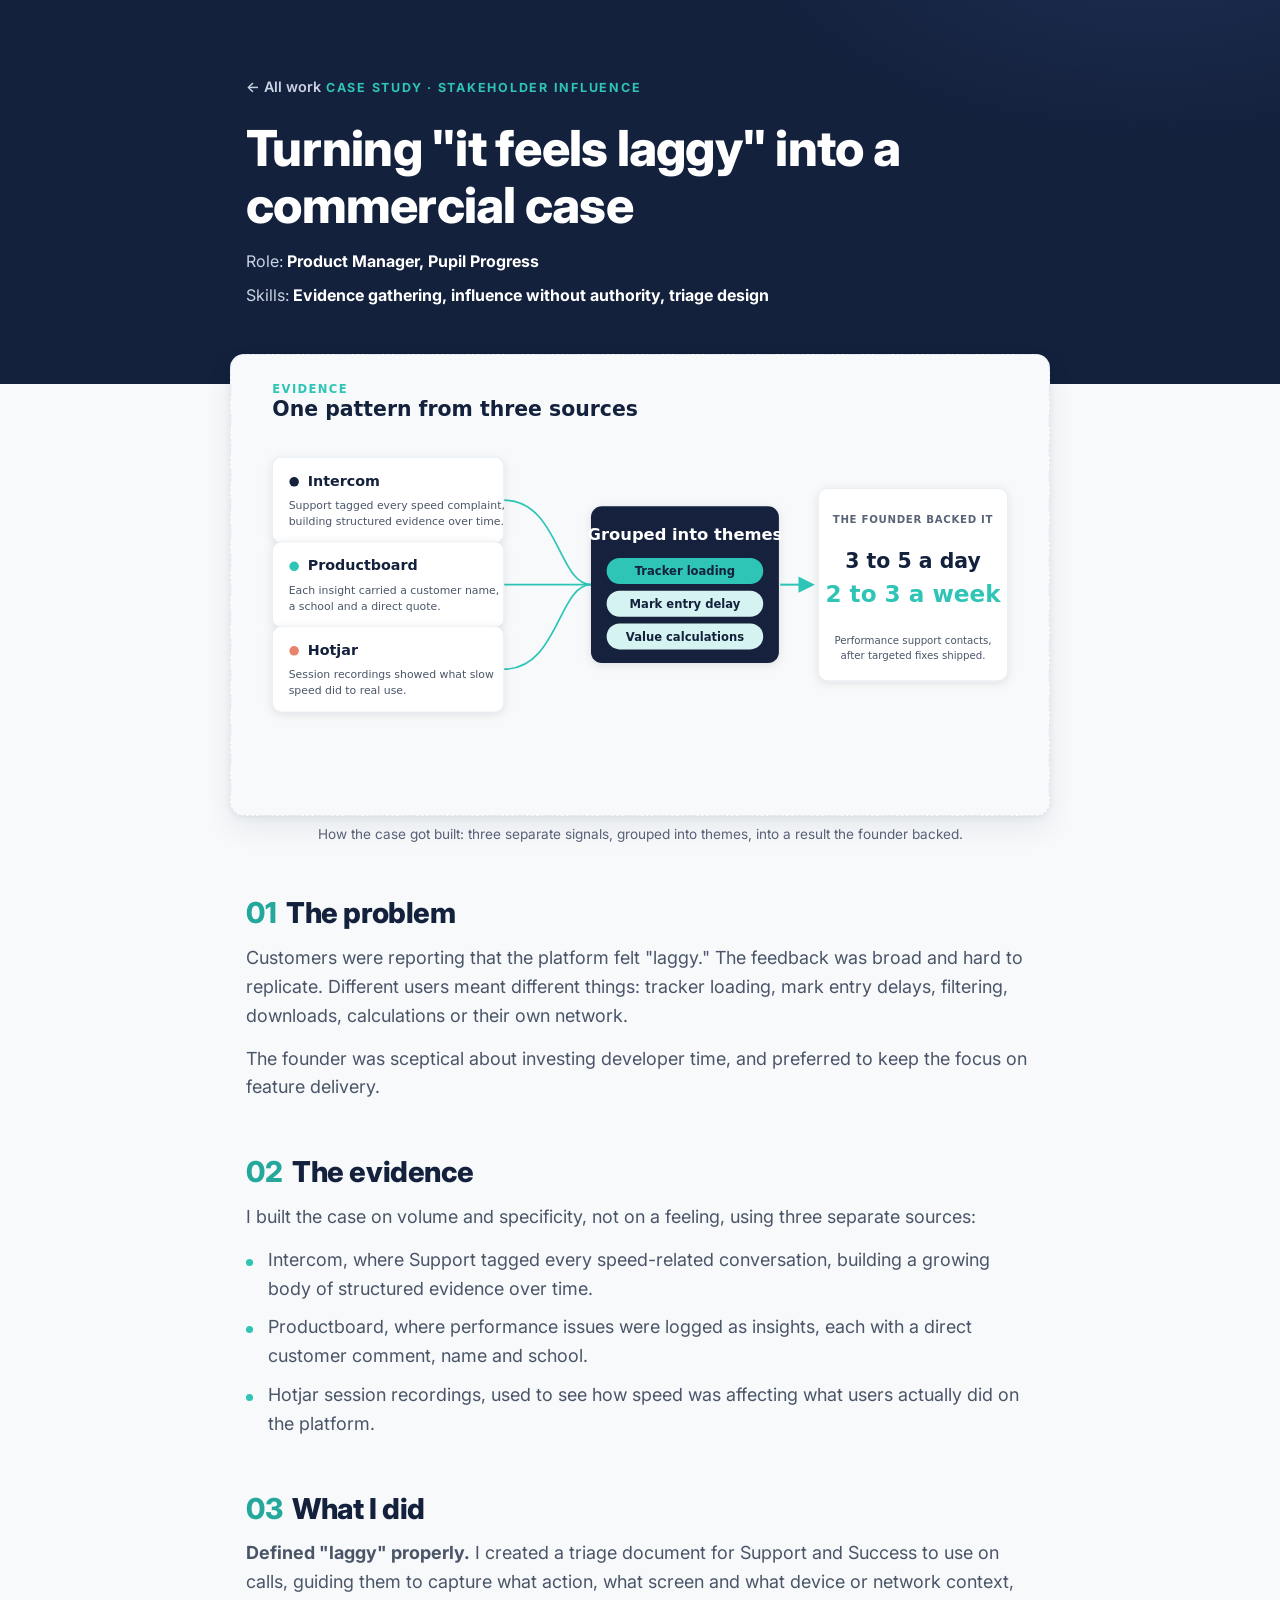
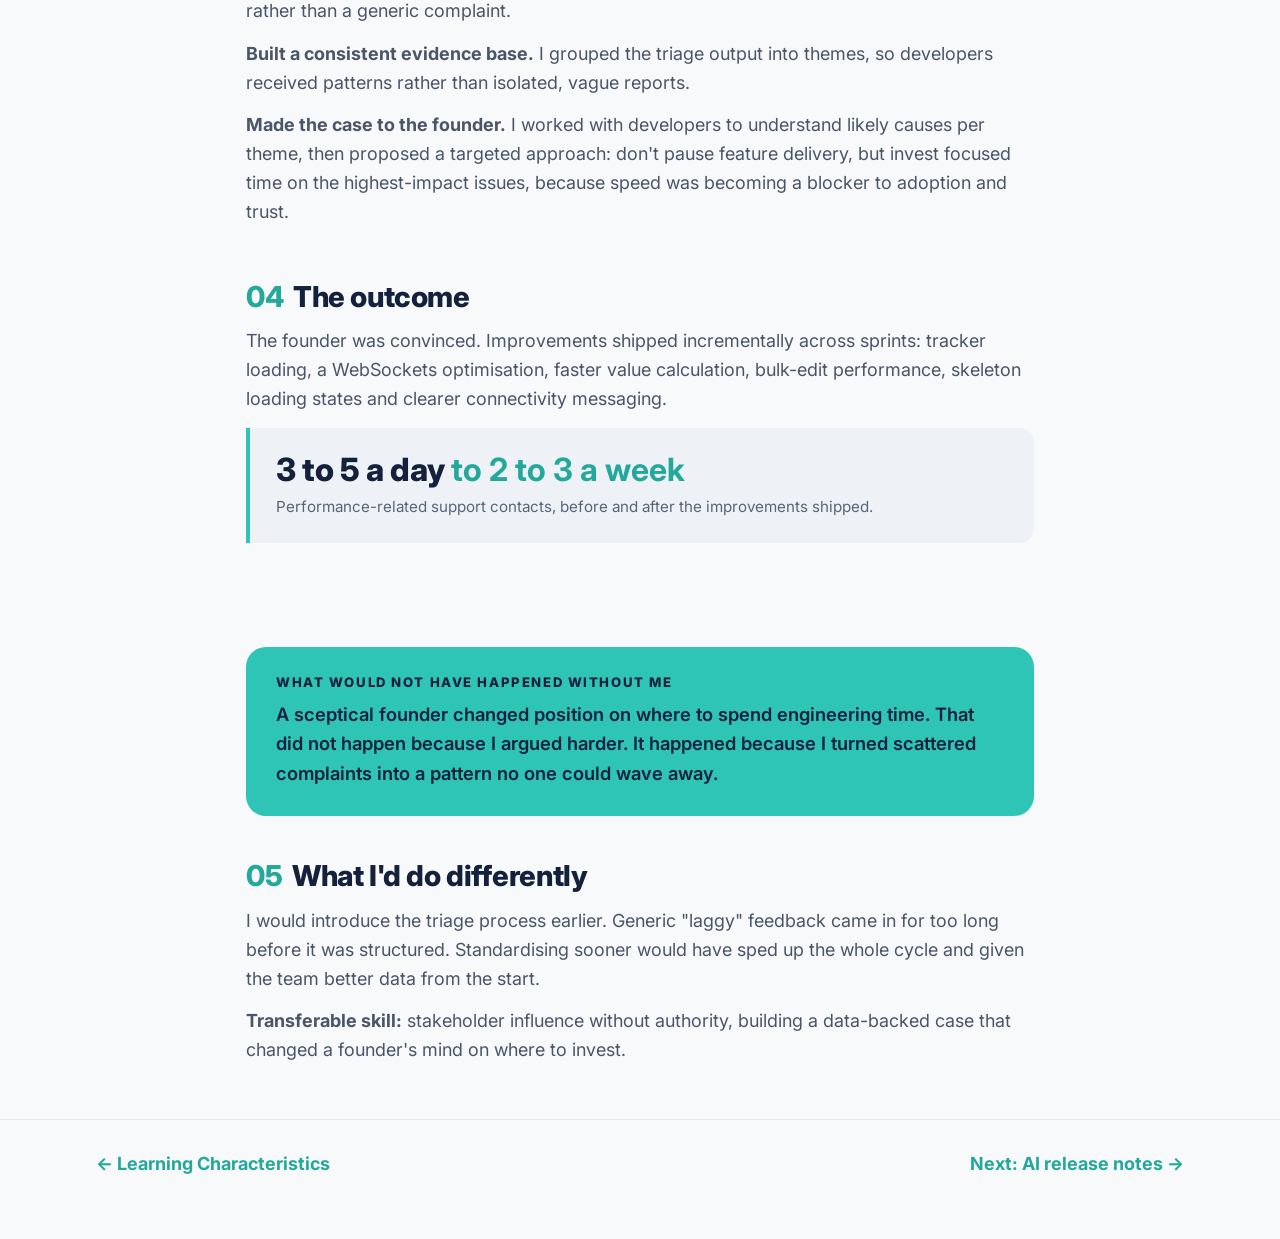
<file: case-studies/platform-performance.html>
<!doctype html>
<html lang="en-GB">
<head>
<meta charset="utf-8">
<meta name="viewport" content="width=device-width, initial-scale=1">
<title>Platform performance — Joanna Kmiec</title>
<meta name="description" content="How I turned vague 'laggy' complaints into a commercial case and won engineering time from a sceptical founder.">
<link rel="preconnect" href="https://fonts.googleapis.com">
<link rel="preconnect" href="https://fonts.gstatic.com" crossorigin>
<link href="https://fonts.googleapis.com/css2?family=Inter:wght@400;500;600;700;800&display=swap" rel="stylesheet">
<link rel="stylesheet" href="../shared/tokens.css">
<link rel="stylesheet" href="../shared/base.css">
<link rel="stylesheet" href="../portfolio.css">
</head>
<body>

<a class="skip" href="#start">Skip to content</a>

<header class="cs-hero">
  <div class="cs-wrap">
    <a class="cs-back" href="../index.html">&larr; All work</a>
    <span class="kicker">Case study · Stakeholder influence</span>
    <h1>Turning "it feels laggy" into a commercial case</h1>
    <div class="cs-meta">
      <span>Role: <b>Product Manager, Pupil Progress</b></span>
      <span>Skills: <b>Evidence gathering, influence without authority, triage design</b></span>
    </div>
  </div>
</header>

<main id="start">

  <figure class="cs-figure">
    <div class="ph" data-ratio="16x9"><img src="../assets/platform-performance-evidence.svg" alt="Three evidence sources, Intercom, Productboard and Hotjar, grouped into themes, leading to performance support contacts falling from 3 to 5 a day to 2 to 3 a week"></div>
    <figcaption>How the case got built: three separate signals, grouped into themes, into a result the founder backed.</figcaption>
  </figure>

  <div class="cs-wrap">

    <section class="cs-section">
      <h2><span class="n">01</span>The problem</h2>
      <p>Customers were reporting that the platform felt "laggy." The feedback was broad and hard to replicate. Different users meant different things: tracker loading, mark entry delays, filtering, downloads, calculations or their own network.</p>
      <p>The founder was sceptical about investing developer time, and preferred to keep the focus on feature delivery.</p>
    </section>

    <section class="cs-section">
      <h2><span class="n">02</span>The evidence</h2>
      <p>I built the case on volume and specificity, not on a feeling, using three separate sources:</p>
      <ul>
        <li>Intercom, where Support tagged every speed-related conversation, building a growing body of structured evidence over time.</li>
        <li>Productboard, where performance issues were logged as insights, each with a direct customer comment, name and school.</li>
        <li>Hotjar session recordings, used to see how speed was affecting what users actually did on the platform.</li>
      </ul>
    </section>

    <section class="cs-section">
      <h2><span class="n">03</span>What I did</h2>
      <p><strong>Defined "laggy" properly.</strong> I created a triage document for Support and Success to use on calls, guiding them to capture what action, what screen and what device or network context, rather than a generic complaint.</p>
      <p><strong>Built a consistent evidence base.</strong> I grouped the triage output into themes, so developers received patterns rather than isolated, vague reports.</p>
      <p><strong>Made the case to the founder.</strong> I worked with developers to understand likely causes per theme, then proposed a targeted approach: don't pause feature delivery, but invest focused time on the highest-impact issues, because speed was becoming a blocker to adoption and trust.</p>
    </section>

    <section class="cs-section">
      <h2><span class="n">04</span>The outcome</h2>
      <p>The founder was convinced. Improvements shipped incrementally across sprints: tracker loading, a WebSockets optimisation, faster value calculation, bulk-edit performance, skeleton loading states and clearer connectivity messaging.</p>
      <div class="cs-stat">
        <span class="big">3 to 5 a day <b>to 2 to 3 a week</b></span>
        <span class="cap">Performance-related support contacts, before and after the improvements shipped.</span>
      </div>
    </section>

    <div class="takeaway">
      <h3>What would not have happened without me</h3>
      <p>A sceptical founder changed position on where to spend engineering time. That did not happen because I argued harder. It happened because I turned scattered complaints into a pattern no one could wave away.</p>
    </div>

    <section class="cs-section">
      <h2><span class="n">05</span>What I'd do differently</h2>
      <p>I would introduce the triage process earlier. Generic "laggy" feedback came in for too long before it was structured. Standardising sooner would have sped up the whole cycle and given the team better data from the start.</p>
      <p><strong>Transferable skill:</strong> stakeholder influence without authority, building a data-backed case that changed a founder's mind on where to invest.</p>
    </section>

  </div>

</main>

<nav class="cs-nav" aria-label="More work">
  <div class="wrap">
    <a href="learning-characteristics.html">&larr; Learning Characteristics</a>
    <a href="ai-release-notes.html">Next: AI release notes &rarr;</a>
  </div>
</nav>

</body>
</html>
</file>
<file: shared/tokens.css>
/* Shared brand tokens — navy/teal "Portfolio Slide Style" from AI Bootcamp.
   Both sites link this first. Light is the default; dark mode mirrors it. */

:root {
  /* Brand palette */
  --navy: #14213d;
  --navy-700: #1d2e52;
  --teal: #2ec4b6;
  --teal-600: #24a89b;
  --teal-tint: #d5f3f0;
  --bg: #f7f9fb;
  --bg-2: #eef2f7;
  --card: #ffffff;
  --rule: #e1e7ef;
  --ink: #4a5568;
  --ink-strong: #14213d;
  --on-navy: #c9d3e3;
  --muted: #5a6478;

  /* Typography */
  --font: "Inter", system-ui, -apple-system, "Segoe UI", Arial, sans-serif;

  /* Shape and depth */
  --radius: 14px;
  --radius-lg: 20px;
  --radius-pill: 999px;
  --shadow-sm: 0 1px 2px rgba(20, 33, 61, 0.05);
  --shadow: 0 2px 6px rgba(20, 33, 61, 0.06), 0 12px 28px rgba(20, 33, 61, 0.07);
  --shadow-lg: 0 18px 44px rgba(20, 33, 61, 0.14);

  /* Spacing rhythm */
  --gutter: 16px;
  --maxw: 1120px;

  color-scheme: light;
}

@media (prefers-color-scheme: dark) {
  :root:not([data-theme="light"]) {
    --navy: #0e1626;
    --navy-700: #16223c;
    --teal: #35d2c3;
    --teal-600: #2ec4b6;
    --teal-tint: #15323a;
    --bg: #0b1220;
    --bg-2: #0e1626;
    --card: #141f36;
    --rule: #26324c;
    --ink: #b7c1d4;
    --ink-strong: #eef2f8;
    --on-navy: #c9d3e3;
    --muted: #8b96ad;
    color-scheme: dark;
  }
}

:root[data-theme="dark"] {
  --navy: #0e1626;
  --navy-700: #16223c;
  --teal: #35d2c3;
  --teal-600: #2ec4b6;
  --teal-tint: #15323a;
  --bg: #0b1220;
  --bg-2: #0e1626;
  --card: #141f36;
  --rule: #26324c;
  --ink: #b7c1d4;
  --ink-strong: #eef2f8;
  --on-navy: #c9d3e3;
  --muted: #8b96ad;
  color-scheme: dark;
}
</file>
<file: shared/base.css>
/* Shared base + components. Links after tokens.css, before each site's own stylesheet. */

* { box-sizing: border-box; }

html { scroll-behavior: smooth; }

body {
  margin: 0;
  background: var(--bg);
  color: var(--ink);
  font-family: var(--font);
  font-size: 18px;
  line-height: 1.6;
  -webkit-font-smoothing: antialiased;
  text-rendering: optimizeLegibility;
}

h1, h2, h3, h4 {
  font-family: var(--font);
  color: var(--ink-strong);
  line-height: 1.14;
  letter-spacing: -0.015em;
  font-weight: 800;
  margin: 0;
}

p { margin: 0; }

a { color: var(--teal-600); }
a:hover { color: var(--teal); }

img { max-width: 100%; display: block; }

/* Layout */
.wrap {
  width: 100%;
  max-width: var(--maxw);
  margin: 0 auto;
  padding: 0 var(--gutter);
}
.wrap.narrow { max-width: 780px; }

/* Kicker: the teal caps line from the slide system */
.kicker {
  display: inline-block;
  font-size: 0.78rem;
  font-weight: 700;
  letter-spacing: 0.14em;
  text-transform: uppercase;
  color: var(--teal-600);
  margin: 0 0 14px;
}

/* Skip link */
.skip { position: absolute; left: -999px; }
.skip:focus {
  left: 16px; top: 12px;
  background: var(--navy); color: #fff;
  padding: 8px 14px; border-radius: 8px; z-index: 20;
}

/* Buttons */
.btn {
  display: inline-block;
  padding: 14px 26px;
  border-radius: var(--radius);
  text-decoration: none;
  font-weight: 700;
  font-size: 1rem;
  border: 1px solid transparent;
  transition: transform 0.08s ease, box-shadow 0.15s ease, background 0.15s ease, color 0.15s ease;
}
.btn:active { transform: translateY(1px); }
.btn.primary { background: var(--navy); color: #fff; box-shadow: var(--shadow-sm); }
.btn.primary:hover { background: var(--navy-700); box-shadow: var(--shadow); color: #fff; }
.btn.teal { background: var(--teal); color: var(--navy); }
.btn.teal:hover { background: var(--teal-600); color: var(--navy); }
.btn.ghost { background: transparent; color: var(--ink-strong); border-color: var(--rule); }
.btn.ghost:hover { border-color: var(--teal); color: var(--teal-600); }

/* Card */
.card {
  background: var(--card);
  border: 1px solid var(--rule);
  border-radius: var(--radius-lg);
  box-shadow: var(--shadow-sm);
}

/* Teal number / icon circle motif from the slides */
.circle {
  width: 46px; height: 46px;
  display: grid; place-items: center;
  border-radius: 50%;
  background: var(--teal-tint);
  color: var(--teal-600);
  font-weight: 800;
  font-size: 1.1rem;
  flex: none;
}

/* Image placeholder helper */
.ph {
  position: relative;
  width: 100%;
  background:
    repeating-linear-gradient(135deg, var(--bg-2), var(--bg-2) 10px, var(--card) 10px, var(--card) 20px);
  border: 1px dashed var(--rule);
  border-radius: var(--radius);
  display: grid;
  place-items: center;
  color: var(--muted);
  font-size: 0.85rem;
  font-weight: 600;
  letter-spacing: 0.02em;
  min-height: 160px;
  overflow: hidden;
}
.ph[data-ratio="16x9"] { aspect-ratio: 16 / 9; min-height: 0; }
.ph[data-ratio="4x3"] { aspect-ratio: 4 / 3; min-height: 0; }
.ph[data-ratio="1x1"] { aspect-ratio: 1 / 1; min-height: 0; }
.ph span {
  background: var(--card);
  border: 1px solid var(--rule);
  padding: 6px 12px;
  border-radius: var(--radius-pill);
}
/* When a real image is dropped in, it fills the frame */
.ph > img { position: absolute; inset: 0; width: 100%; height: 100%; object-fit: cover; }

@media (prefers-reduced-motion: reduce) {
  html { scroll-behavior: auto; }
  .btn { transition: none; }
}
</file>
<file: portfolio.css>
/* PM portfolio site — landing page + case study pages. Builds on shared tokens + base. */

/* ---------- Header ---------- */
.p-header {
  position: sticky; top: 0; z-index: 10;
  background: color-mix(in srgb, var(--bg) 86%, transparent);
  backdrop-filter: saturate(1.4) blur(8px);
  border-bottom: 1px solid var(--rule);
}
.p-bar { display: flex; align-items: center; justify-content: space-between; min-height: 62px; gap: 16px; }
.p-mark { font-weight: 800; font-size: 1.05rem; color: var(--ink-strong); text-decoration: none; letter-spacing: -0.01em; }
.p-nav { display: flex; align-items: center; gap: 22px; }
.p-nav a { color: var(--muted); text-decoration: none; font-size: 0.95rem; font-weight: 600; }
.p-nav a:hover { color: var(--ink-strong); }
.p-nav .nav-cta {
  color: #fff; background: var(--navy); padding: 9px 16px; border-radius: var(--radius-pill); font-weight: 700;
}
.p-nav .nav-cta:hover { background: var(--navy-700); color: #fff; }

/* ---------- Navy hero band (landing) ---------- */
.hero-navy {
  background:
    radial-gradient(760px 420px at 88% -10%, var(--navy-700), transparent 60%),
    var(--navy);
  color: #fff;
  padding: clamp(52px, 8vw, 92px) 0 clamp(56px, 8vw, 96px);
}
.hero-grid { display: grid; grid-template-columns: 1.4fr 1fr; gap: 48px; align-items: center; }
.hero-navy .kicker { color: var(--teal); }
.hero-navy h1 { color: #fff; font-size: clamp(2.3rem, 5.4vw, 3.7rem); max-width: 16ch; margin: 0 0 20px; }
.hero-navy .lede { color: var(--on-navy); font-size: clamp(1.1rem, 2.2vw, 1.3rem); max-width: 46ch; margin: 0 0 30px; }
.hero-cta { display: flex; flex-wrap: wrap; gap: 14px; align-items: center; }
.hero-links { display: flex; flex-wrap: wrap; gap: 8px 22px; margin-top: 26px; }
.hero-links a { color: var(--on-navy); text-decoration: none; font-weight: 600; font-size: 0.95rem; }
.hero-links a:hover { color: var(--teal); }
.hero-photo .ph {
  aspect-ratio: 4 / 5; min-height: 0;
  border-color: rgba(255,255,255,0.25);
  background:
    repeating-linear-gradient(135deg, rgba(255,255,255,0.05), rgba(255,255,255,0.05) 10px, rgba(255,255,255,0.09) 10px, rgba(255,255,255,0.09) 20px);
  color: var(--on-navy);
}
.hero-photo .ph span { background: var(--navy-700); border-color: rgba(255,255,255,0.2); color: var(--on-navy); }

/* ---------- Proof strip ---------- */
.proof { background: var(--bg-2); border-bottom: 1px solid var(--rule); }
.proof .wrap { display: grid; grid-template-columns: repeat(4, 1fr); gap: 26px; padding: 36px var(--gutter); }
.proof .num { display: block; font-size: clamp(1.3rem, 2.6vw, 1.7rem); font-weight: 800; color: var(--ink-strong); line-height: 1.1; }
.proof .num b { color: var(--teal-600); font-weight: 800; }
.proof .label { display: block; margin-top: 7px; font-size: 0.9rem; color: var(--muted); line-height: 1.4; }

/* ---------- Generic section ---------- */
.section { padding: clamp(52px, 8vw, 88px) 0; }
.section.alt { background: var(--bg-2); }
.section-head { margin-bottom: 36px; }
.section-head h2 { font-size: clamp(1.7rem, 3.6vw, 2.4rem); margin: 0 0 10px; }
.section-head p { color: var(--muted); font-size: 1.08rem; max-width: 60ch; }

/* ---------- Selected work ---------- */
.work-grid { display: grid; grid-template-columns: repeat(2, 1fr); gap: 26px; }
.work-card {
  display: flex; flex-direction: column;
  background: var(--card); border: 1px solid var(--rule);
  border-radius: var(--radius-lg); overflow: hidden;
  box-shadow: var(--shadow-sm); text-decoration: none; color: inherit;
  transition: transform 0.12s ease, box-shadow 0.15s ease, border-color 0.15s ease;
}
.work-card:hover { transform: translateY(-3px); box-shadow: var(--shadow); border-color: color-mix(in srgb, var(--teal) 50%, var(--rule)); }
.work-card .ph { border-radius: 0; border-left: 0; border-right: 0; border-top: 0; }
.work-body { padding: 24px 24px 26px; display: flex; flex-direction: column; gap: 10px; }
.work-tag { font-size: 0.74rem; font-weight: 800; letter-spacing: 0.1em; text-transform: uppercase; color: var(--teal-600); }
.work-card h3 { font-size: 1.3rem; }
.work-outcome { color: var(--ink); font-size: 1rem; }
.work-more { margin-top: 4px; color: var(--teal-600); font-weight: 700; font-size: 0.95rem; }

/* ---------- AI tools ---------- */
.tools-grid { display: grid; grid-template-columns: repeat(2, 1fr); gap: 20px; }
.tool { padding: 22px; display: flex; flex-direction: column; gap: 10px; }
.tool-head { display: flex; align-items: center; gap: 12px; }
.tool-logo { width: 34px; height: 34px; object-fit: contain; border-radius: 7px; background: #fff; padding: 3px; border: 1px solid var(--rule); }
.tool h3 { font-size: 1.1rem; }
.tool p { color: var(--muted); font-size: 0.96rem; }
.tool a { font-weight: 700; font-size: 0.92rem; }
.tool .accel { font-size: 0.78rem; color: var(--muted); font-style: italic; }

/* Featured AI tool (prompt library banner) */
.tool-feature {
  display: block; margin-bottom: 24px;
  padding: clamp(28px, 4vw, 40px);
  background:
    radial-gradient(620px 300px at 92% -40%, var(--navy-700), transparent 60%),
    var(--navy);
  border: 1px solid var(--navy-700); border-radius: var(--radius-lg);
  box-shadow: var(--shadow); color: #fff; text-decoration: none;
  transition: transform 0.12s ease, box-shadow 0.15s ease;
}
.tool-feature:hover { transform: translateY(-3px); box-shadow: 0 16px 40px rgba(20, 33, 61, 0.28); }
.tool-feature .work-tag { color: var(--teal); }
.tool-feature h3 { color: #fff; font-size: clamp(1.5rem, 3.2vw, 2.1rem); margin: 10px 0 12px; }
.tool-feature p { color: var(--on-navy); font-size: 1.06rem; max-width: 72ch; margin: 0; }
.tool-feature-cta { display: inline-block; margin-top: 18px; color: var(--teal); font-weight: 700; font-size: 1rem; }
.tool-feature:hover .tool-feature-cta { color: #fff; }
.tool-shot { width: 100%; aspect-ratio: 16 / 10; object-fit: cover; object-position: top; border: 1px solid var(--rule); border-radius: var(--radius); margin-bottom: 6px; background: var(--bg-2); }

/* ---------- Beyond the day job (passion project) ---------- */
.passion-card {
  display: grid; grid-template-columns: 0.85fr 1.15fr;
  background: var(--card); border: 1px solid var(--rule);
  border-radius: var(--radius-lg); overflow: hidden; box-shadow: var(--shadow-sm);
}
.passion-media {
  display: flex; align-items: center; justify-content: center;
  background: #3D1E6D; padding: 40px;
}
.passion-media img { width: 100%; max-width: 340px; height: auto; }
.passion-body { padding: 34px 38px; display: flex; flex-direction: column; gap: 14px; align-self: center; }
.passion-body h3 { font-size: 1.7rem; }
.passion-body p { color: var(--ink); font-size: 1rem; }
.passion-links { display: flex; flex-wrap: wrap; gap: 12px; margin-top: 6px; }
.passion-card + .passion-card { margin-top: 26px; }
.passion-stack { margin-top: 4px; font-size: 0.86rem; font-weight: 700; letter-spacing: 0.02em; color: var(--teal-600); }
.passion-media.phones { background: var(--teal-tint); gap: 16px; }
.passion-media.phones img {
  width: 46%; max-width: 188px; height: auto; border-radius: 16px;
  box-shadow: 0 10px 26px rgba(20, 33, 61, 0.18);
}

/* ---------- AI Fast-Track highlights ---------- */
.ai-grid { display: grid; grid-template-columns: repeat(3, 1fr); gap: 24px; }
.ai-card {
  display: flex; flex-direction: column;
  background: var(--card); border: 1px solid var(--rule);
  border-radius: var(--radius-lg); overflow: hidden; box-shadow: var(--shadow-sm);
}
.ai-card .ph { border-radius: 0; border: 0; border-bottom: 1px solid var(--rule); background: #0f1117; }
.ai-card .ph img { object-position: top; }
.ai-body { padding: 20px 22px 24px; display: flex; flex-direction: column; gap: 8px; }
.ai-body h3 { font-size: 1.15rem; }
.ai-body p { color: var(--muted); font-size: 0.95rem; }
.ai-note { margin-top: 26px; color: var(--muted); font-size: 0.95rem; }
.ai-grid.two { grid-template-columns: repeat(2, 1fr); }
.ai-shots { display: flex; flex-direction: column; }
/* CycleBrief's single screenshot matches the two stacked shots on the workflow card (160px each + 1px divider) so both headings line up */
.ai-grid.two > .ai-card > .ph { min-height: 321px; }

/* ---------- Background / credibility ---------- */
.cred-grid { display: grid; grid-template-columns: repeat(3, 1fr); gap: 22px; }
.cred-col h3 { font-size: 1.05rem; color: var(--teal-600); margin-bottom: 14px; letter-spacing: 0.02em; }
.cred-col ul { list-style: none; margin: 0; padding: 0; display: grid; gap: 14px; }
.cred-col li { font-size: 1rem; }
.cred-col li strong { color: var(--ink-strong); display: block; }
.cred-col li span { color: var(--muted); font-size: 0.92rem; }

/* ---------- About ---------- */
.about-grid { display: grid; grid-template-columns: repeat(2, 1fr); gap: 40px; align-items: start; }
.about p { margin-bottom: 16px; font-size: 1.08rem; }

/* ---------- Contact ---------- */
.contact-band {
  background: radial-gradient(900px 420px at 50% -20%, var(--navy-700), transparent 60%), var(--navy);
  color: #fff; text-align: center; padding: clamp(56px, 9vw, 96px) 0;
}
.contact-band h2 { color: #fff; font-size: clamp(1.8rem, 4vw, 2.6rem); margin: 0 auto 14px; max-width: 18ch; }
.contact-band p { color: var(--on-navy); font-size: 1.1rem; margin: 0 auto 28px; max-width: 46ch; }
.contact-list { display: flex; flex-wrap: wrap; justify-content: center; gap: 10px 26px; margin-top: 26px; }
.contact-list a { color: var(--on-navy); text-decoration: none; font-weight: 600; }
.contact-list a:hover { color: var(--teal); }

/* ---------- Footer ---------- */
.p-foot { border-top: 1px solid var(--rule); padding: 24px 0; background: var(--bg); }
.p-foot .wrap { display: flex; justify-content: space-between; flex-wrap: wrap; gap: 8px; color: var(--muted); font-size: 0.9rem; }

/* ---------- How I work across tools (journeys) ---------- */
.journeys { display: grid; gap: 20px; }
.journey {
  background: var(--card); border: 1px solid var(--rule);
  border-radius: var(--radius-lg); box-shadow: var(--shadow-sm);
  padding: 22px 24px 24px;
}
.journey-title { font-size: 1.15rem; color: var(--ink-strong); margin: 0 0 18px; }
.journey-flow {
  list-style: none; margin: 0; padding: 0;
  display: flex; flex-wrap: wrap; align-items: flex-start; gap: 12px 4px;
}
.journey-step {
  display: flex; flex-direction: column; align-items: center; text-align: center;
  width: 104px; gap: 7px;
}
.journey-arrow {
  align-self: flex-start; margin-top: 12px;
  color: var(--teal-600); font-weight: 700; font-size: 1.1rem; line-height: 1;
}
.journey-logo {
  width: 44px; height: 44px; display: grid; place-items: center;
  background: #fff; border: 1px solid var(--rule); border-radius: 10px; padding: 5px;
}
.journey-logo img { width: 100%; height: 100%; object-fit: contain; }
.journey-logo.is-text {
  font-weight: 800; font-size: 0.64rem; letter-spacing: 0.01em;
  color: var(--navy); line-height: 1.05; padding: 4px; text-align: center;
}
.journey-stage { font-size: 0.66rem; font-weight: 800; letter-spacing: 0.08em; text-transform: uppercase; color: var(--teal-600); }
.journey-tool { font-size: 0.82rem; font-weight: 600; color: var(--ink-strong); line-height: 1.2; }
.journey-note { margin: 16px 0 0; font-size: 0.9rem; color: var(--muted); max-width: 72ch; }

/* Language models strip */
.models-strip { margin-top: 30px; padding-top: 26px; border-top: 1px solid var(--rule); }
.models-strip h3 { font-size: 0.82rem; letter-spacing: 0.1em; text-transform: uppercase; color: var(--muted); margin: 0 0 16px; }
.models-row { list-style: none; margin: 0; padding: 0; display: flex; flex-wrap: wrap; gap: 12px; }
.model-chip {
  display: flex; align-items: center; gap: 9px;
  background: var(--card); border: 1px solid var(--rule); border-radius: var(--radius-pill);
  padding: 7px 16px 7px 8px;
}
.model-chip .journey-logo { width: 30px; height: 30px; border-radius: 8px; padding: 3px; }
.model-chip .journey-logo.is-text { font-size: 0.6rem; }
.model-chip span { font-size: 0.9rem; font-weight: 600; color: var(--ink-strong); }

/* ==========================================================
   CASE STUDY PAGES
   ========================================================== */
.cs-hero {
  background:
    radial-gradient(680px 360px at 90% -20%, var(--navy-700), transparent 60%),
    var(--navy);
  color: #fff; padding: clamp(40px, 6vw, 72px) 0 clamp(44px, 6vw, 76px);
}
.cs-back { display: inline-block; color: var(--on-navy); text-decoration: none; font-weight: 600; font-size: 0.9rem; margin-bottom: 22px; }
.cs-back:hover { color: var(--teal); }
.cs-hero .kicker { color: var(--teal); }
.cs-hero h1 { color: #fff; font-size: clamp(2rem, 4.6vw, 3.1rem); max-width: 20ch; margin: 0 0 16px; }
.cs-meta { color: var(--on-navy); font-size: 1rem; display: flex; flex-wrap: wrap; gap: 8px 20px; }
.cs-meta span b { color: #fff; font-weight: 700; }

.cs-wrap { max-width: 820px; margin: 0 auto; padding: 0 var(--gutter); }
.cs-figure { margin: clamp(-30px, -4vw, -40px) auto clamp(36px, 5vw, 52px); max-width: 820px; position: relative; z-index: 2; }
.cs-figure .ph { aspect-ratio: 16 / 9; min-height: 0; box-shadow: var(--shadow); background-color: var(--card); }
.cs-figure figcaption { color: var(--muted); font-size: 0.85rem; margin-top: 8px; text-align: center; }

.cs-section { padding: 0 0 clamp(28px, 4vw, 40px); }
.cs-section h2 { font-size: clamp(1.4rem, 2.8vw, 1.8rem); margin: 0 0 14px; }
.cs-section h2 .n { color: var(--teal-600); margin-right: 10px; }
.cs-section p { margin-bottom: 14px; }
.cs-section ul { margin: 0 0 14px; padding-left: 0; list-style: none; display: grid; gap: 10px; }
.cs-section ul li { position: relative; padding-left: 22px; }
.cs-section ul li::before { content: ""; position: absolute; left: 0; top: 0.72em; width: 7px; height: 7px; border-radius: 50%; background: var(--teal); }

/* Trade-off table */
.cs-table { width: 100%; border-collapse: collapse; margin: 6px 0 16px; font-size: 0.98rem; }
.cs-table th, .cs-table td { text-align: left; padding: 12px 14px; border: 1px solid var(--rule); vertical-align: top; }
.cs-table th { background: var(--bg-2); color: var(--ink-strong); font-weight: 700; }
.cs-table .chosen td { background: color-mix(in srgb, var(--teal-tint) 60%, var(--card)); }
.cs-table .chosen td:first-child::after { content: " ✓ chosen"; color: var(--teal-600); font-weight: 700; font-size: 0.82rem; }

/* Big stat callout */
.cs-stat { margin: 8px 0 20px; padding: 24px 26px; border-left: 4px solid var(--teal); background: var(--bg-2); border-radius: 0 var(--radius) var(--radius) 0; }
.cs-stat .big { display: block; font-size: clamp(1.4rem, 3vw, 2rem); font-weight: 800; color: var(--ink-strong); line-height: 1.15; }
.cs-stat .big b { color: var(--teal-600); }
.cs-stat .cap { display: block; margin-top: 6px; color: var(--muted); font-size: 0.95rem; }

/* Takeaway teal band */
.takeaway { margin: clamp(28px, 4vw, 44px) 0; background: var(--teal); color: var(--navy); border-radius: var(--radius-lg); padding: 28px 30px; }
.takeaway h3 { color: var(--navy); font-size: 0.82rem; letter-spacing: 0.12em; text-transform: uppercase; margin: 0 0 10px; }
.takeaway p { margin: 0; font-size: 1.15rem; font-weight: 600; color: var(--navy); }

/* Case nav */
.cs-nav { border-top: 1px solid var(--rule); padding: 30px 0 60px; }
.cs-nav .wrap { display: flex; justify-content: space-between; flex-wrap: wrap; gap: 14px; }
.cs-nav a { text-decoration: none; font-weight: 700; color: var(--teal-600); }
.cs-nav a:hover { color: var(--teal); }

/* ---------- Responsive ---------- */
@media (max-width: 900px) {
  .hero-grid { grid-template-columns: 1fr; gap: 32px; }
  .hero-photo { max-width: 320px; }
  .work-grid { grid-template-columns: 1fr; }
  .passion-card { grid-template-columns: 1fr; }
  .passion-media { padding: 32px; }
  .passion-body { padding: 28px 26px 30px; }
  .tools-grid { grid-template-columns: repeat(2, 1fr); }
  .ai-grid, .ai-grid.two { grid-template-columns: 1fr; }
  .cred-grid { grid-template-columns: 1fr; gap: 28px; }
  .about-grid { grid-template-columns: 1fr; gap: 28px; }
  .proof .wrap { grid-template-columns: repeat(2, 1fr); }
}
@media (max-width: 560px) {
  body { font-size: 17px; }
  .p-nav { gap: 14px; }
  .p-nav a:not(.nav-cta) { display: none; }
  .tools-grid { grid-template-columns: 1fr; }
  .journey-step { width: 86px; }
  .journey-tool { font-size: 0.78rem; }
}
</file>
